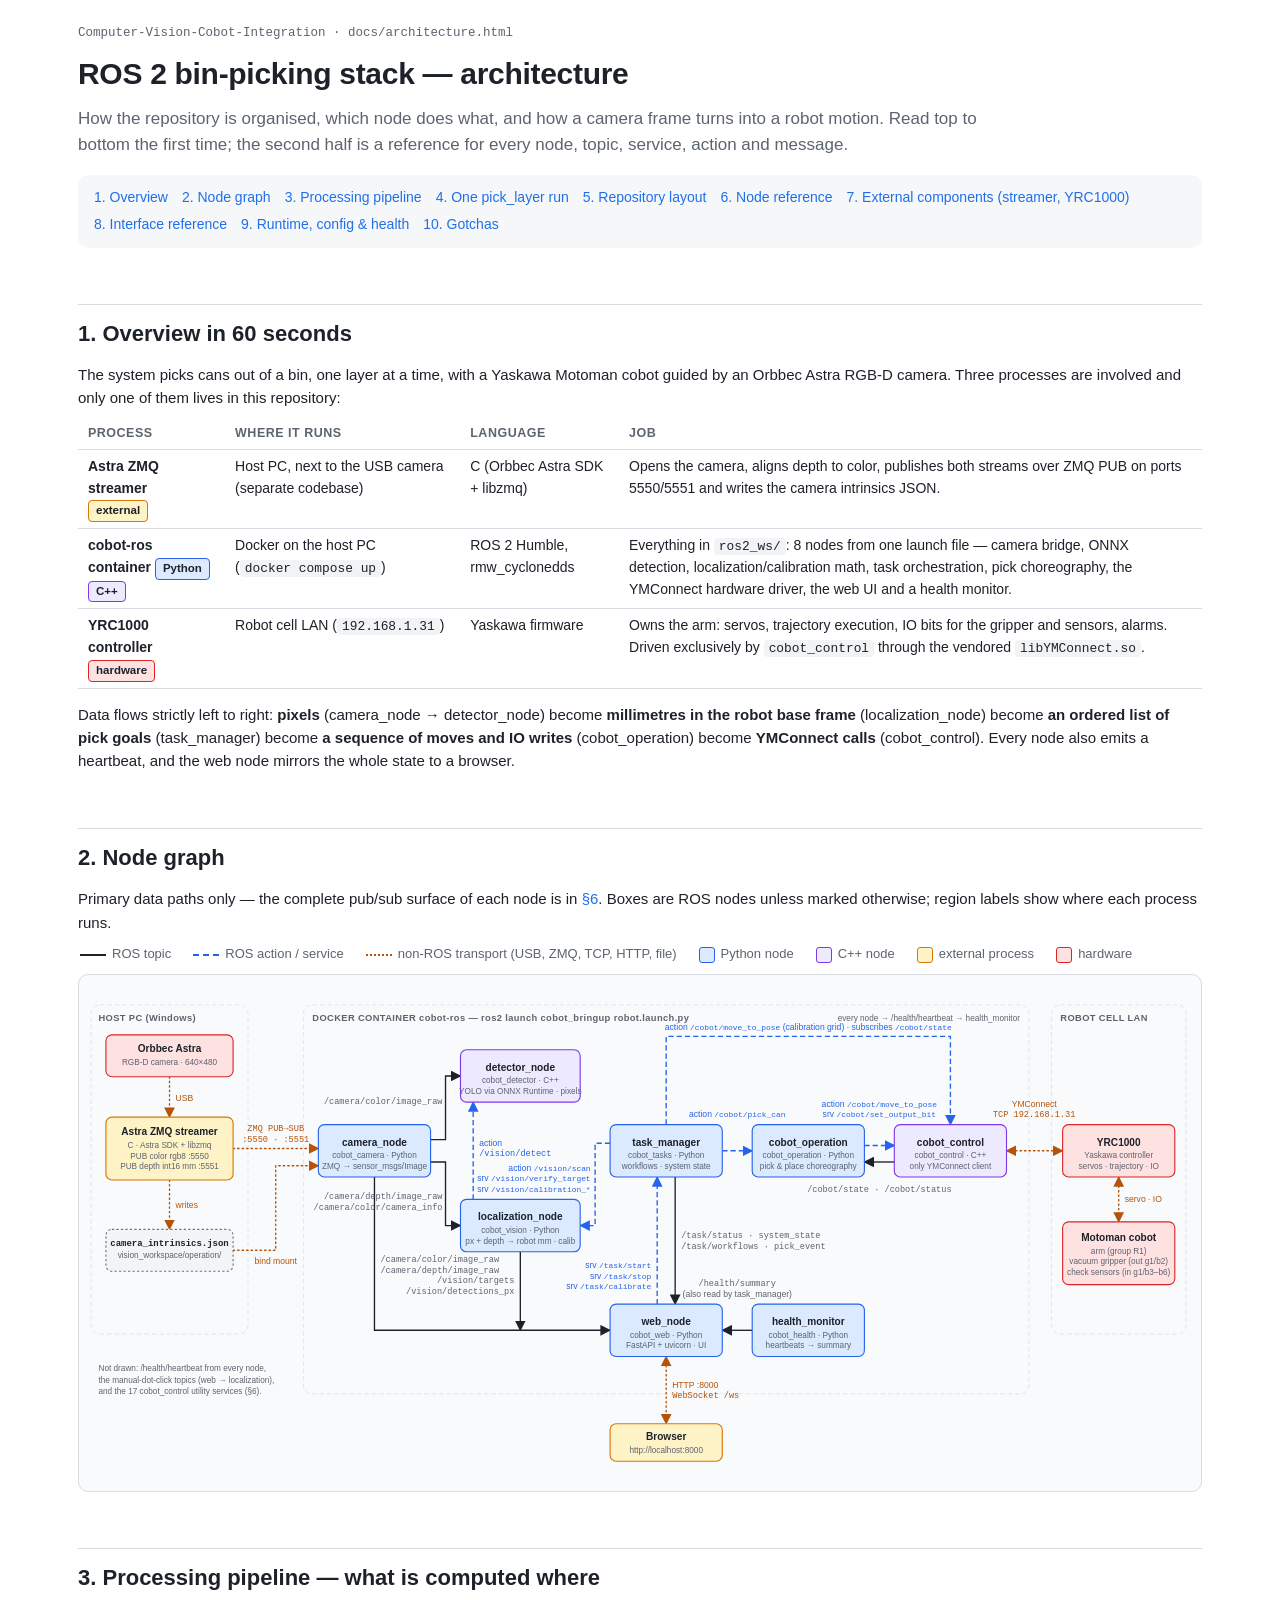
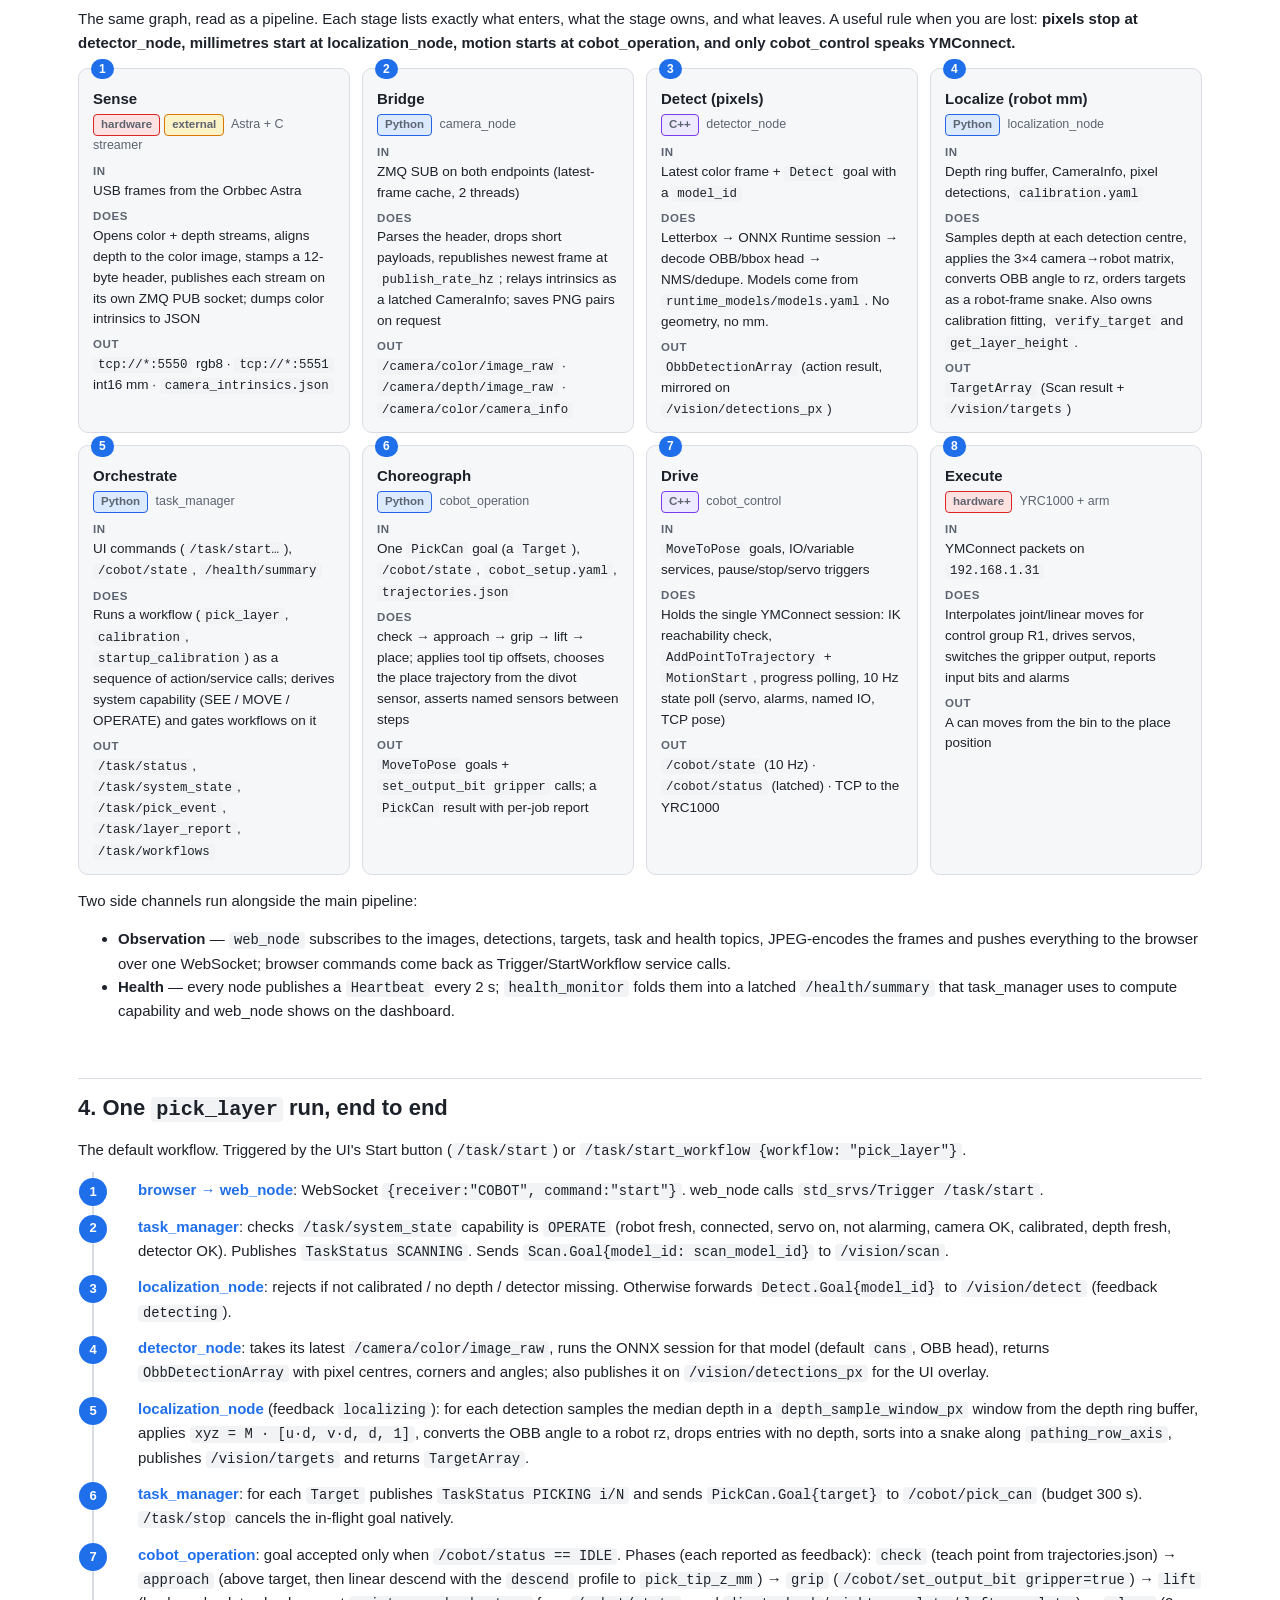
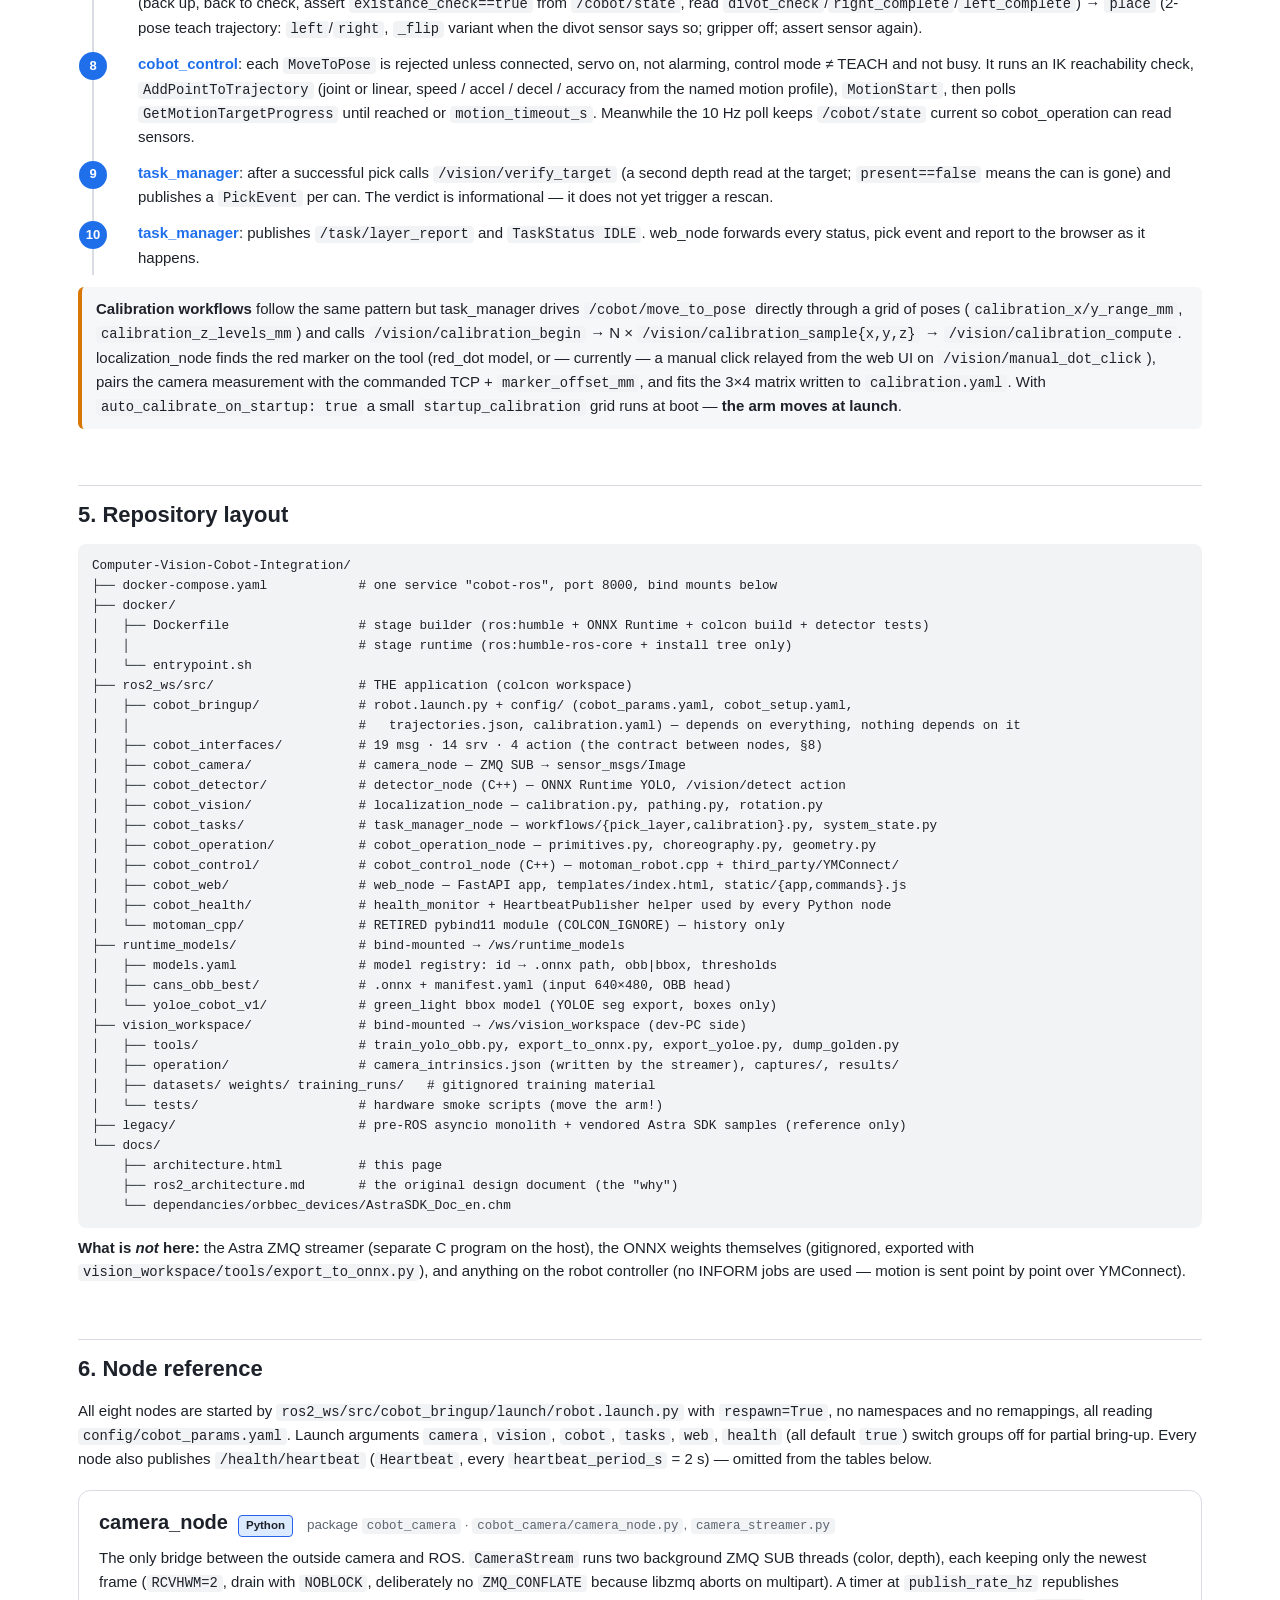
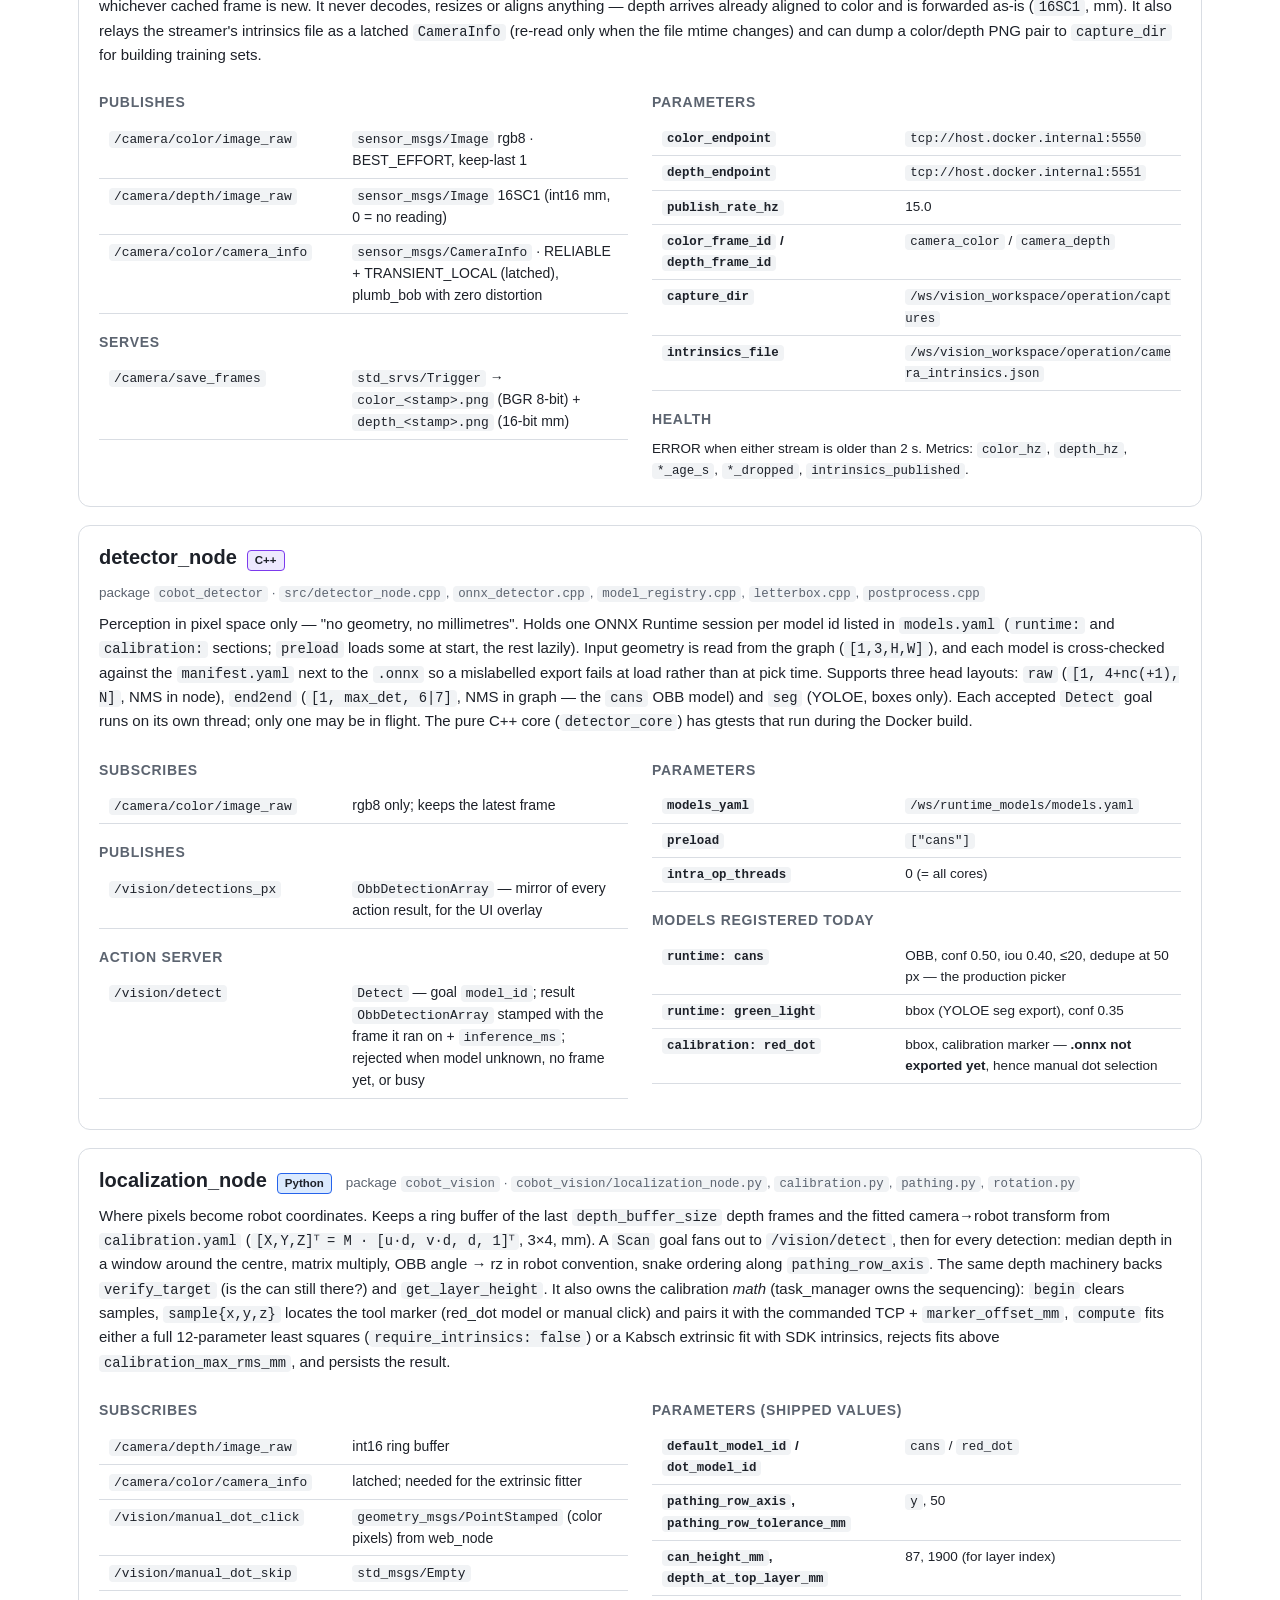
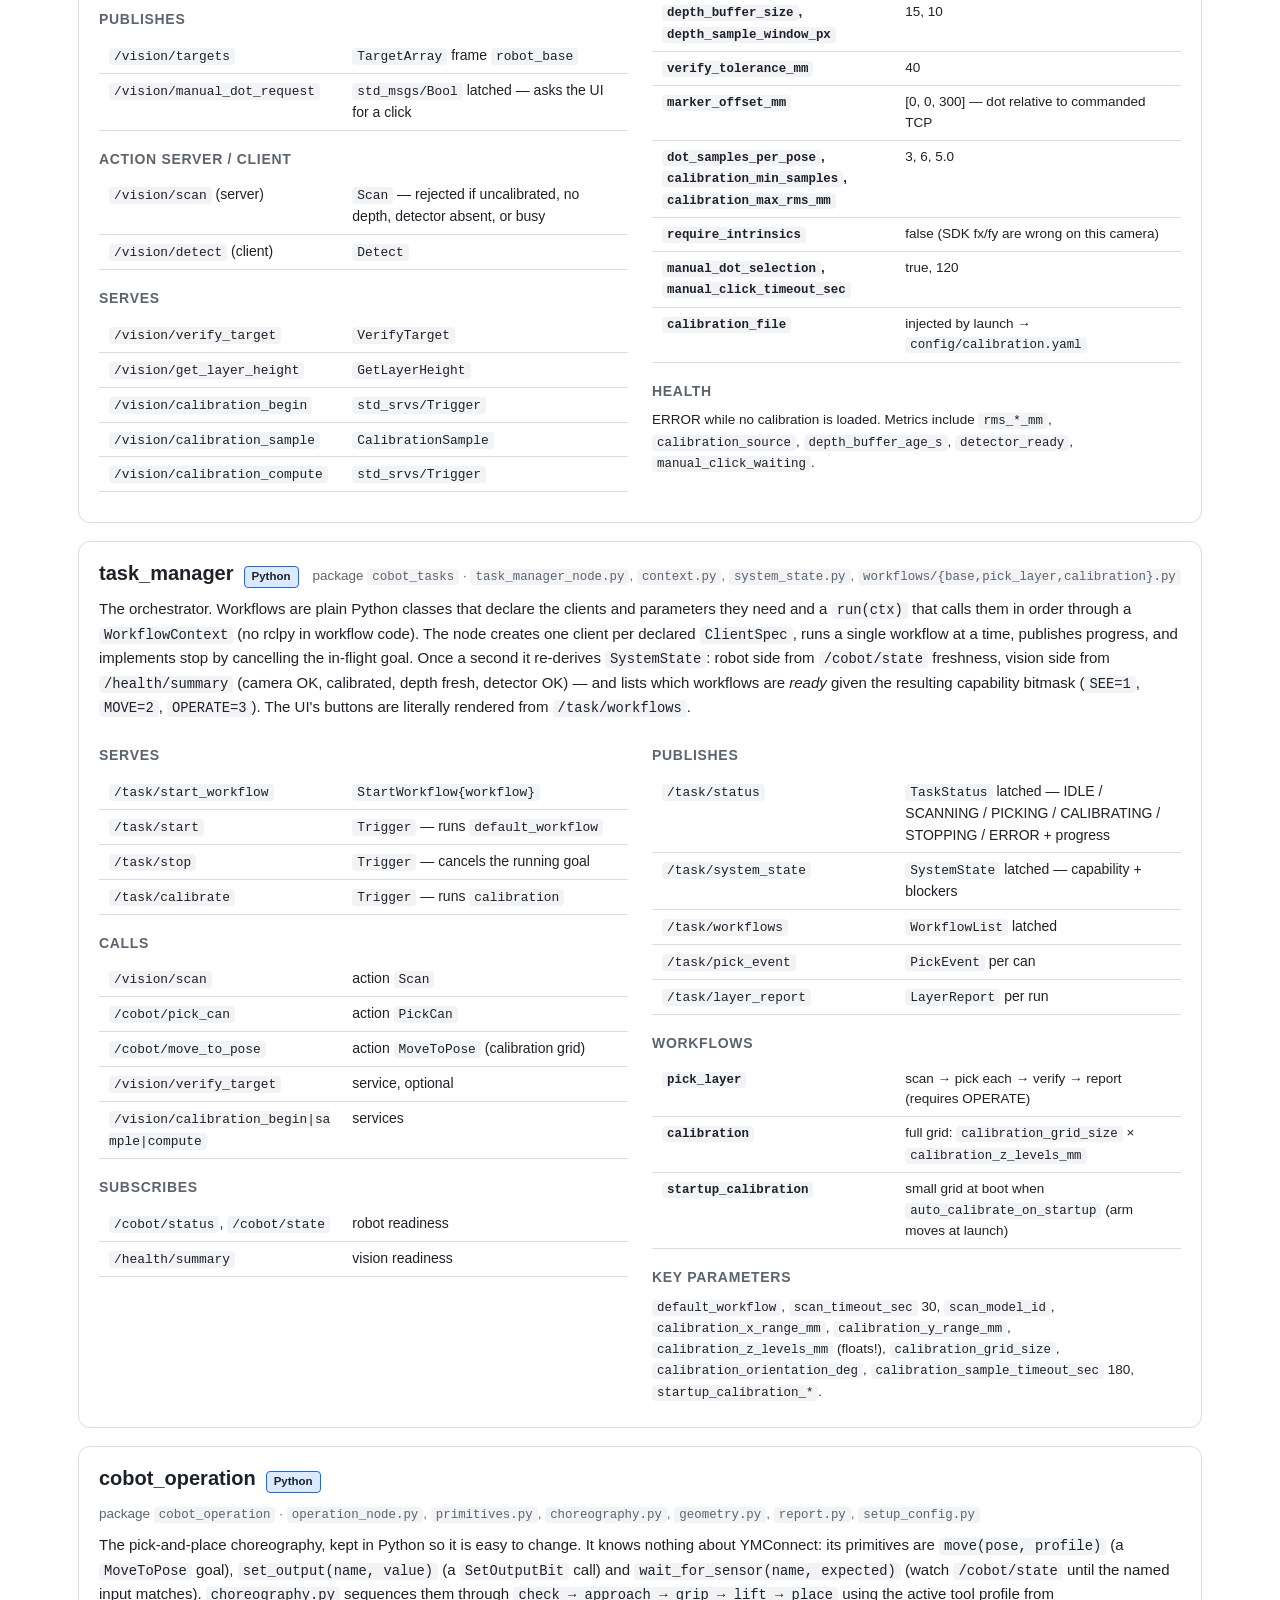
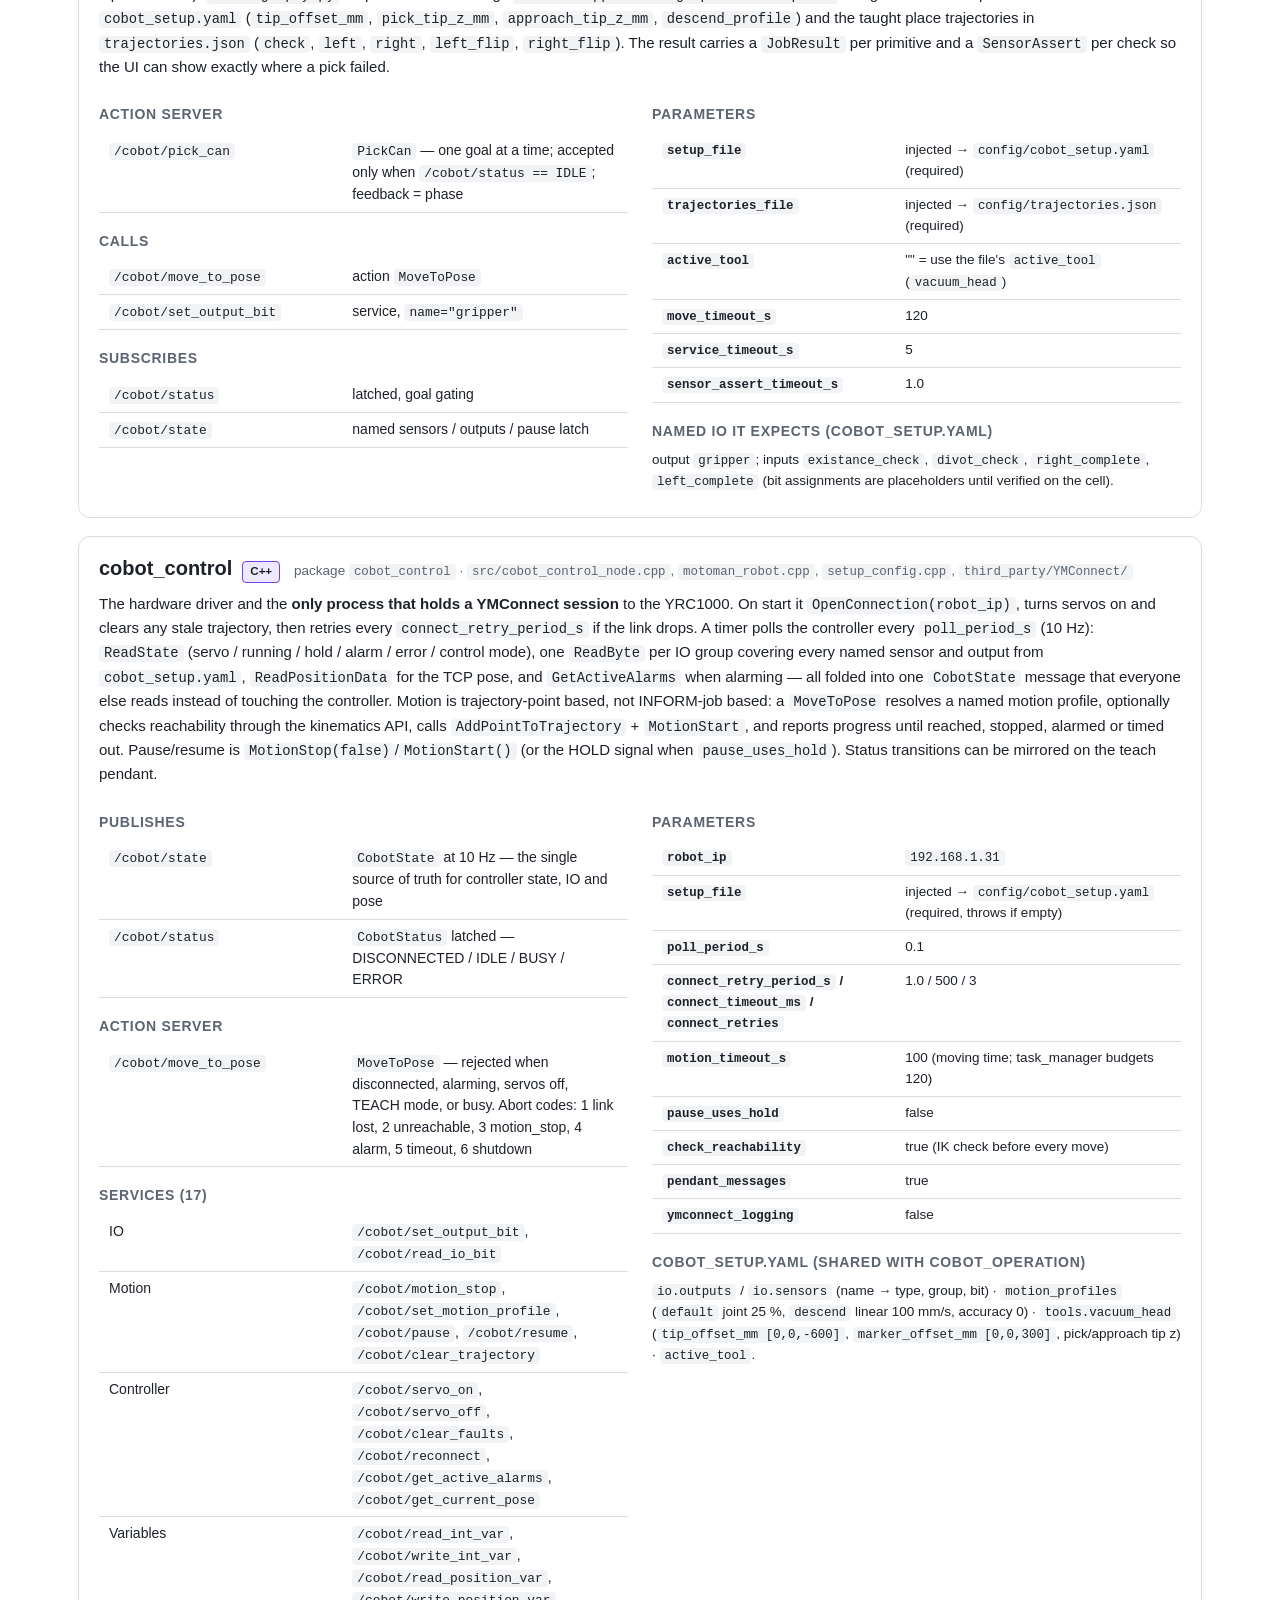
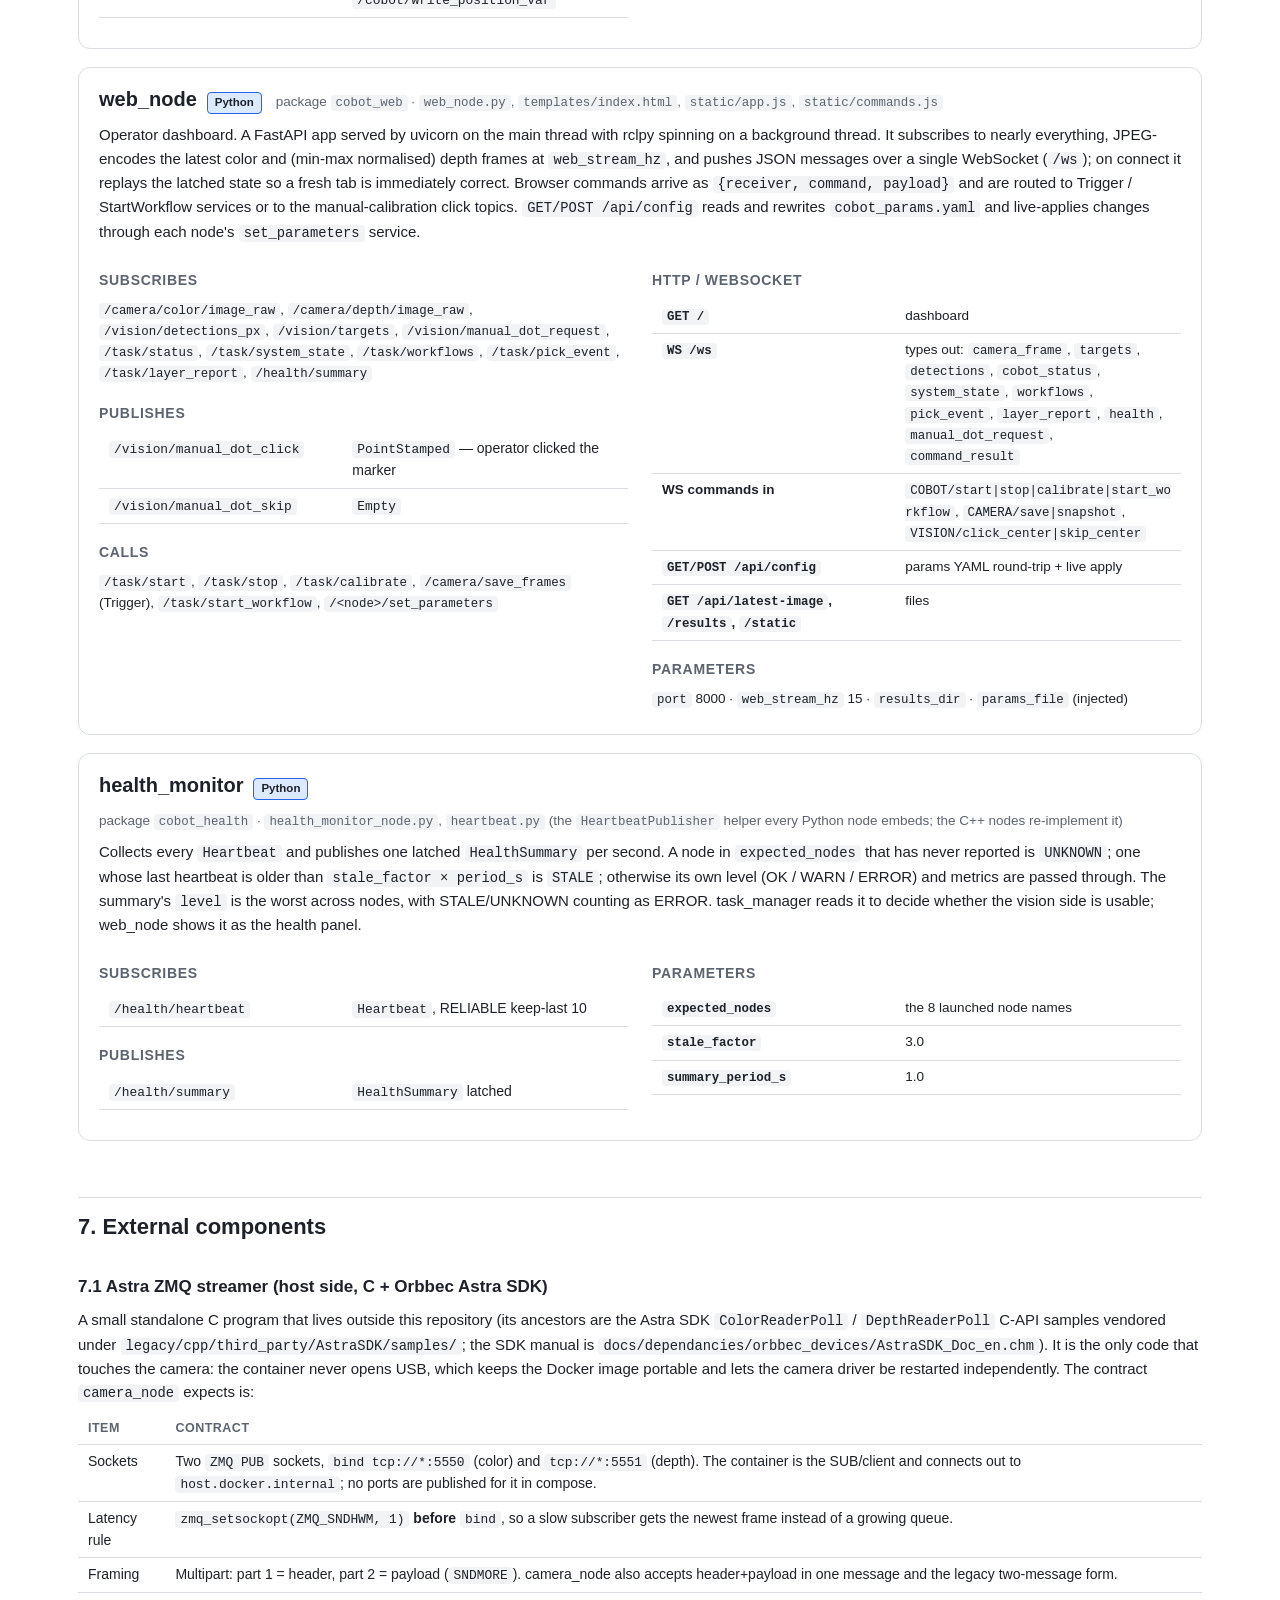
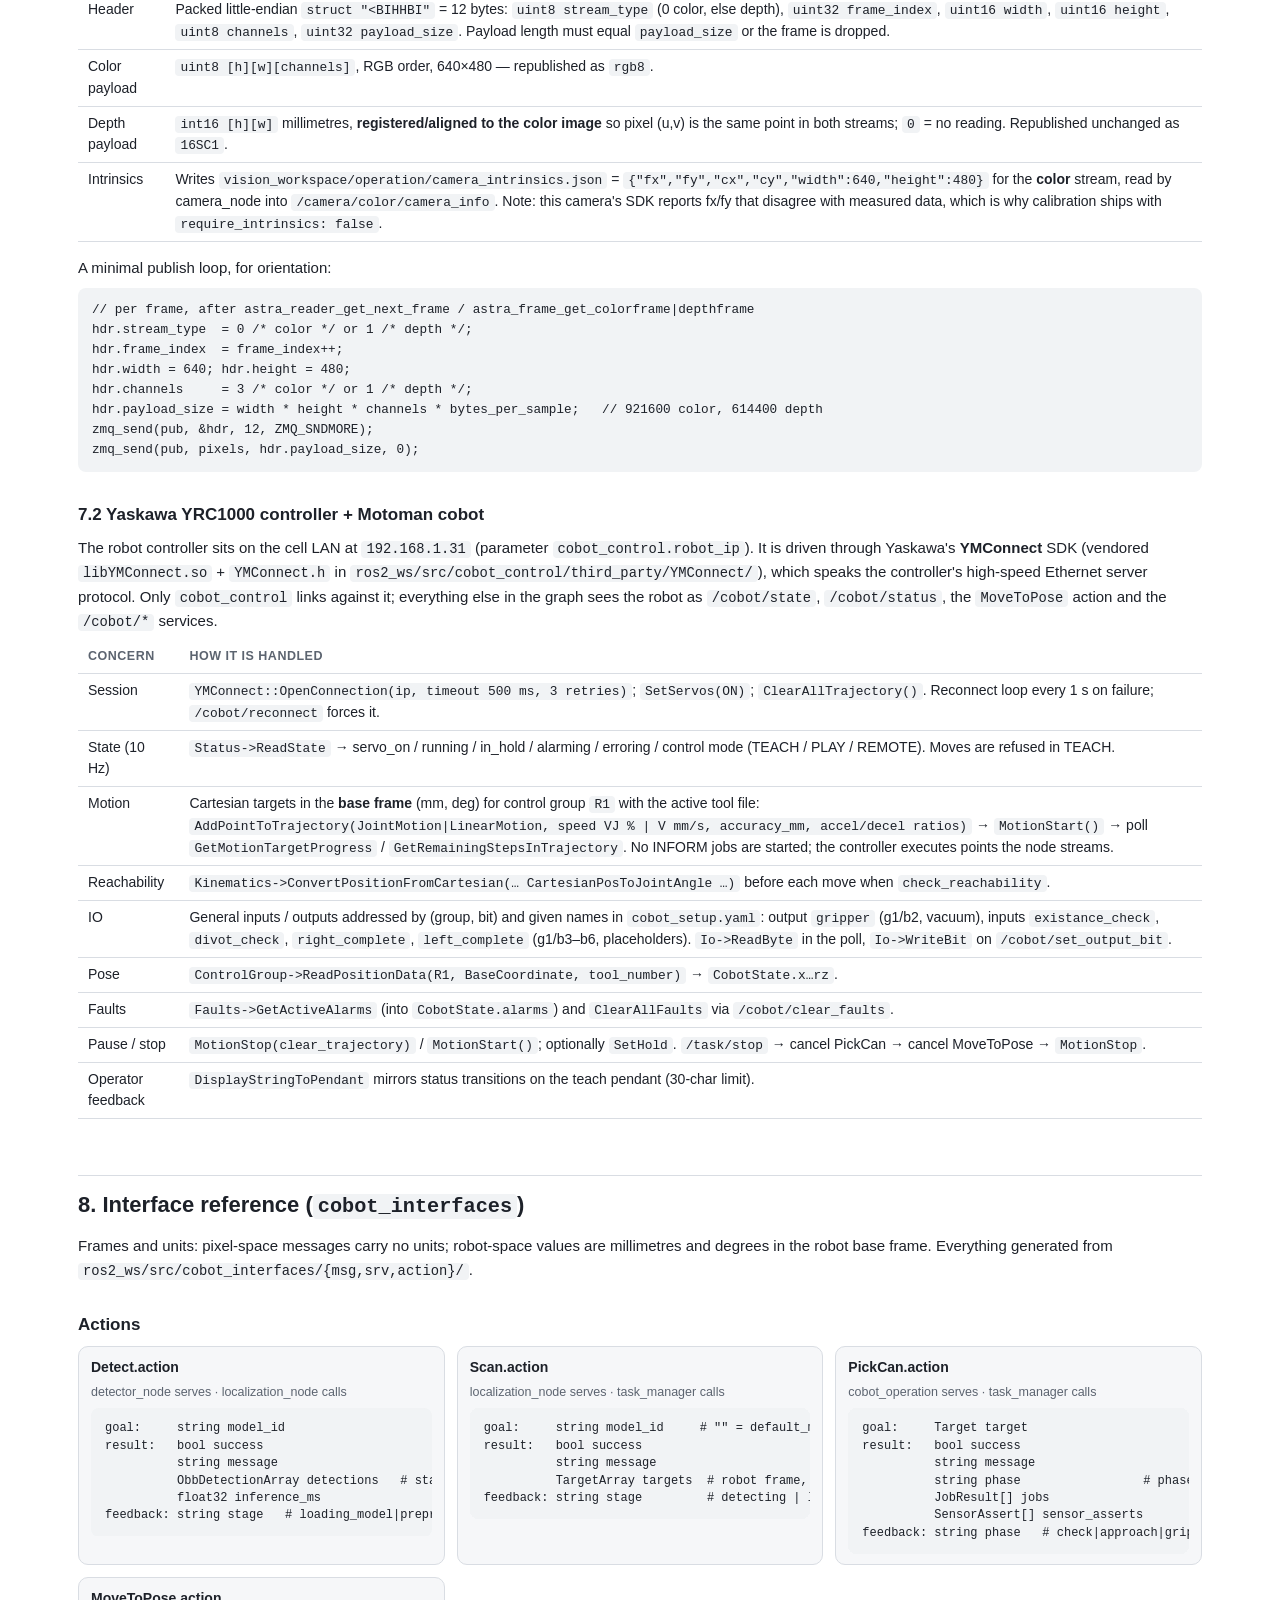
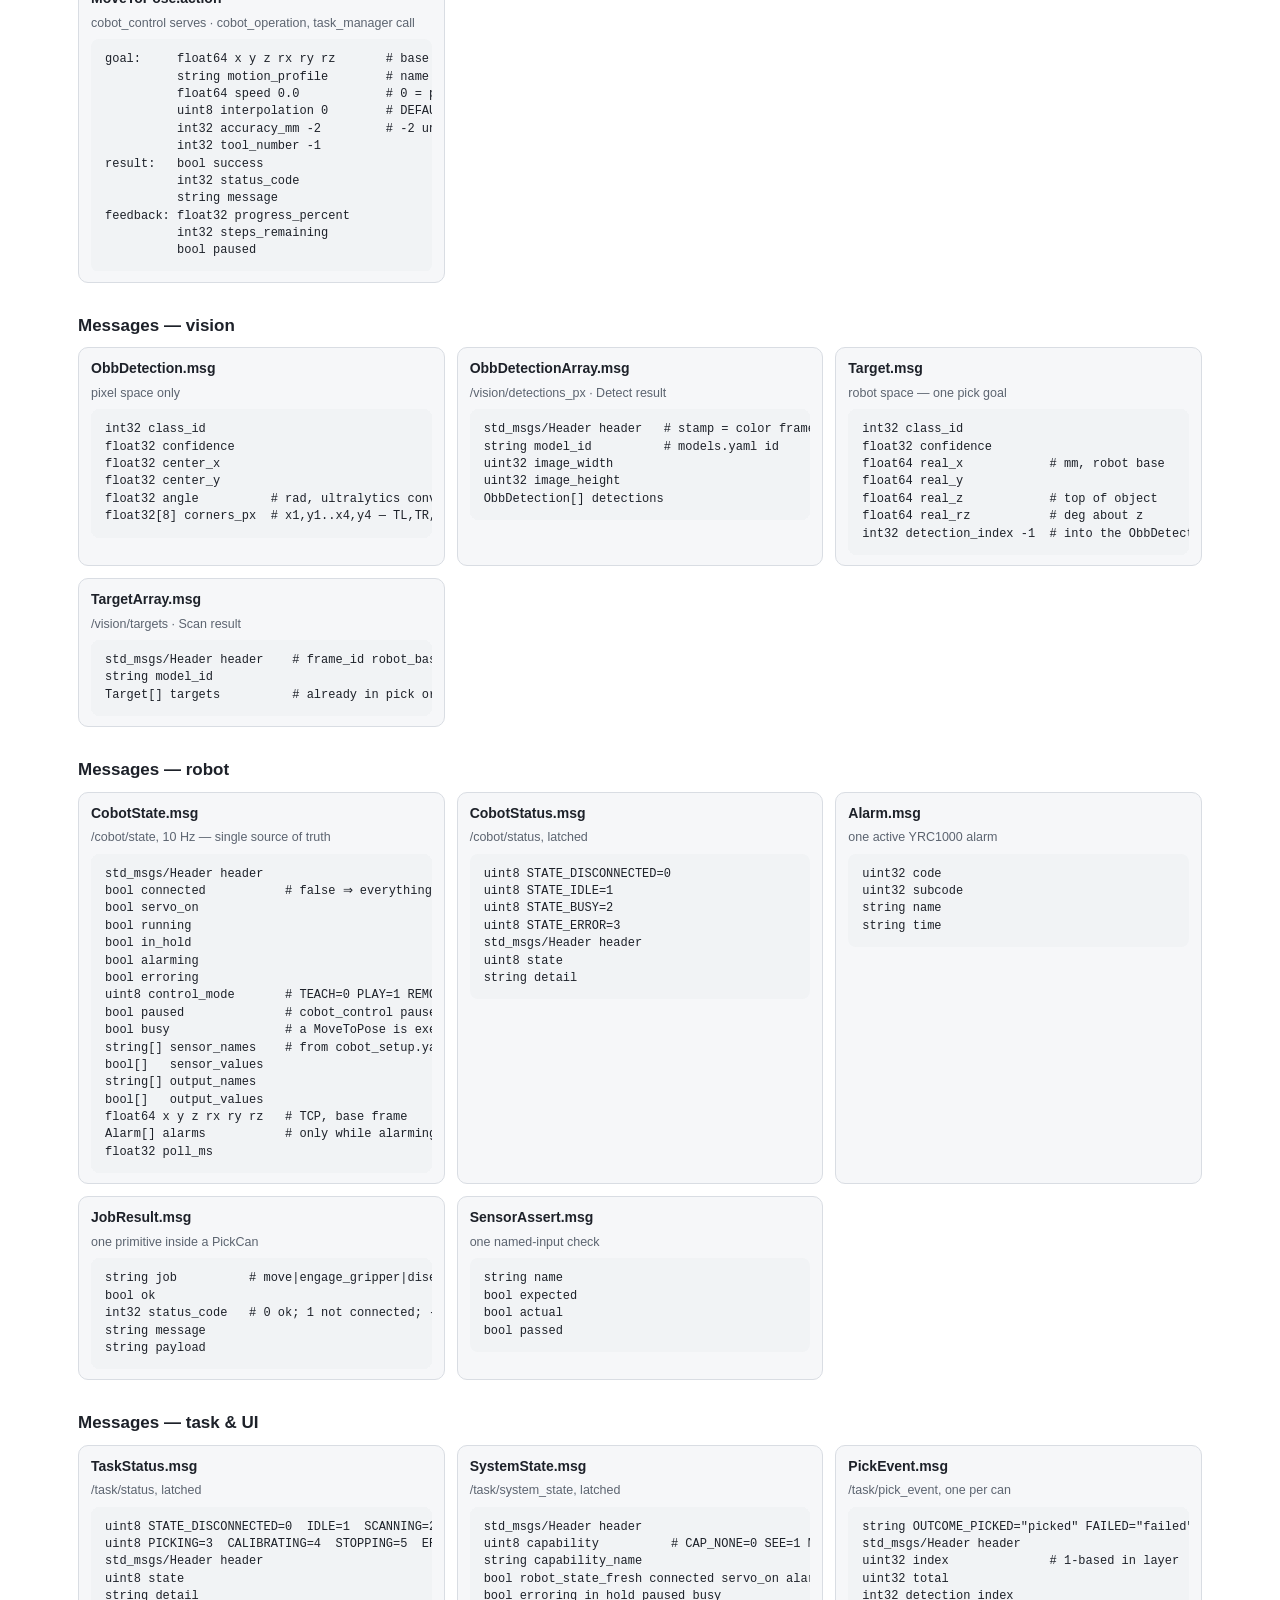
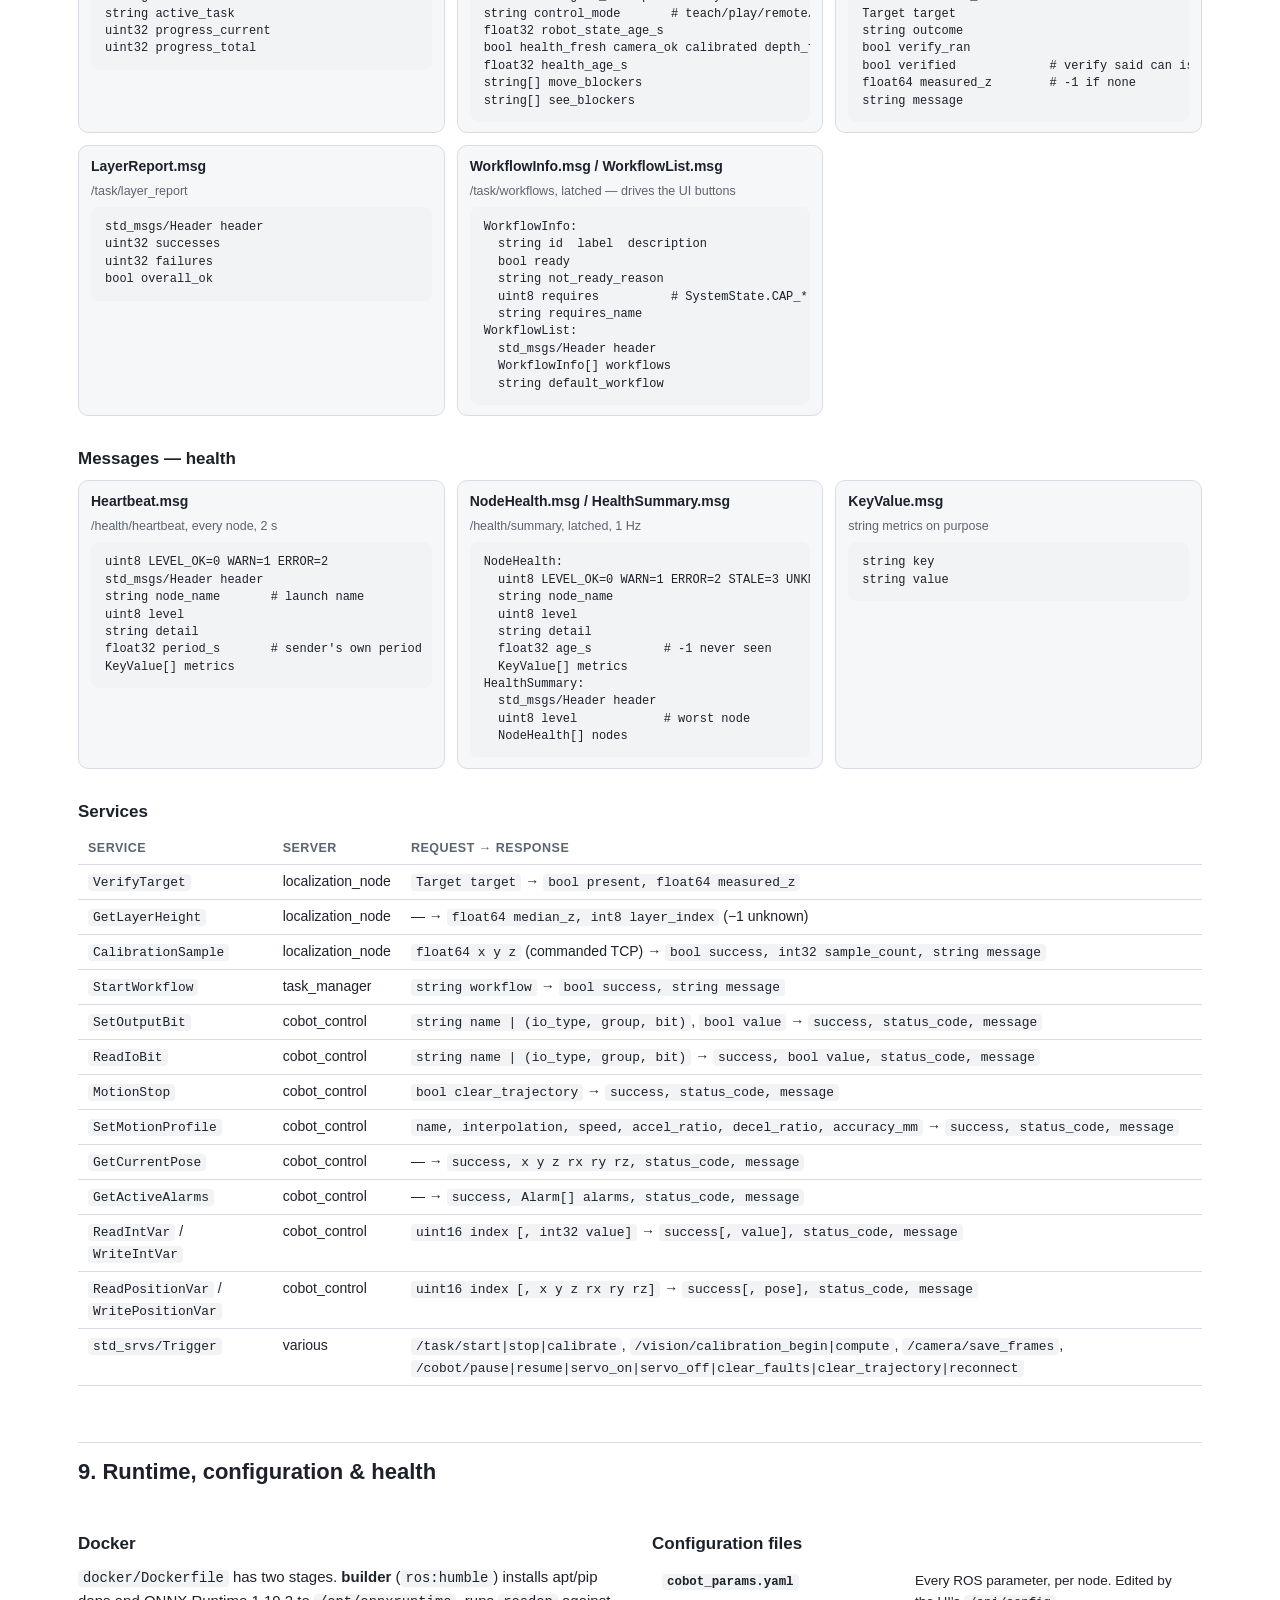
<file: docs/architecture.html>
<!DOCTYPE html>
<html lang="en">
<head>
<meta charset="utf-8">
<meta name="viewport" content="width=device-width, initial-scale=1">
<title>Cobot Bin-Picking — ROS 2 Architecture</title>
<style>
  :root {
    --bg: #ffffff;
    --bg-soft: #f6f7f9;
    --fg: #1d2129;
    --fg-muted: #5c6470;
    --line: #d9dde3;
    --accent: #1f6feb;
    --py: #dbeafe;   --py-b: #2563eb;
    --cpp: #ede9fe;  --cpp-b: #7c3aed;
    --ext: #fef3c7;  --ext-b: #d97706;
    --hw: #fee2e2;   --hw-b: #dc2626;
    --file: #f3f4f6; --file-b: #6b7280;
    --c-topic: #1d2129;
    --c-call: #2563eb;
    --c-ext: #b45309;
    --region: #f9fafb;
    --code-bg: #f1f3f5;
  }
  @media (prefers-color-scheme: dark) {
    :root {
      --bg: #0f1218;
      --bg-soft: #161b23;
      --fg: #e6e9ee;
      --fg-muted: #9aa4b2;
      --line: #2b323d;
      --accent: #6ea8fe;
      --py: #17284a;   --py-b: #6ea8fe;
      --cpp: #2a1f4d;  --cpp-b: #b79cff;
      --ext: #3d2c0b;  --ext-b: #f5b942;
      --hw: #3f1518;   --hw-b: #f87171;
      --file: #20262f; --file-b: #9aa4b2;
      --c-topic: #e6e9ee;
      --c-call: #6ea8fe;
      --c-ext: #f5b942;
      --region: #131821;
      --code-bg: #1b212b;
    }
  }
  * { box-sizing: border-box; }
  html { scroll-behavior: smooth; }
  body {
    margin: 0; background: var(--bg); color: var(--fg);
    font: 15px/1.55 -apple-system, "Segoe UI", Roboto, Helvetica, Arial, sans-serif;
  }
  main { max-width: 1180px; margin: 0 auto; padding: 24px 28px 80px; }
  h1 { font-size: 30px; margin: 8px 0 4px; letter-spacing: -0.01em; }
  h2 { font-size: 22px; margin: 56px 0 12px; padding-top: 12px; border-top: 1px solid var(--line); }
  h3 { font-size: 17px; margin: 30px 0 8px; }
  h4 { font-size: 14px; margin: 18px 0 6px; text-transform: uppercase; letter-spacing: .05em; color: var(--fg-muted); }
  p { margin: 8px 0; }
  a { color: var(--accent); text-decoration: none; }
  a:hover { text-decoration: underline; }
  code, pre, .mono {
    font-family: ui-monospace, "Cascadia Code", Consolas, Menlo, monospace; font-size: 0.92em;
  }
  code { background: var(--code-bg); padding: 1px 5px; border-radius: 4px; }
  pre { background: var(--code-bg); padding: 12px 14px; border-radius: 8px; overflow-x: auto; line-height: 1.45; margin: 8px 0; }
  pre code { background: none; padding: 0; }
  .lead { font-size: 17px; color: var(--fg-muted); max-width: 900px; }
  .toc { display: flex; flex-wrap: wrap; gap: 6px 14px; margin: 16px 0 8px; padding: 12px 16px; background: var(--bg-soft); border-radius: 10px; font-size: 14px; }
  .toc a { white-space: nowrap; }
  table { border-collapse: collapse; width: 100%; margin: 8px 0 14px; font-size: 14px; }
  th, td { text-align: left; vertical-align: top; padding: 6px 10px; border-bottom: 1px solid var(--line); }
  th { font-weight: 600; color: var(--fg-muted); font-size: 12.5px; text-transform: uppercase; letter-spacing: .04em; }
  td code { white-space: nowrap; }
  .scroll { overflow-x: auto; border: 1px solid var(--line); border-radius: 10px; background: var(--region); }
  .scroll svg { display: block; min-width: 1100px; width: 100%; height: auto; }
  .legend { display: flex; flex-wrap: wrap; gap: 8px 22px; font-size: 13px; color: var(--fg-muted); margin: 10px 2px; align-items: center; }
  .legend span::before { content: ""; display: inline-block; width: 26px; height: 0; margin-right: 6px; vertical-align: middle; border-top: 2px solid var(--c-topic); }
  .legend .call::before { border-top: 2px dashed var(--c-call); }
  .legend .ext::before  { border-top: 2px dotted var(--c-ext); }
  .legend .sw::before   { width: 14px; height: 14px; border: 1px solid; border-radius: 3px; }
  .legend .py::before   { background: var(--py);  border-color: var(--py-b); }
  .legend .cpp::before  { background: var(--cpp); border-color: var(--cpp-b); }
  .legend .exts::before { background: var(--ext); border-color: var(--ext-b); }
  .legend .hw::before   { background: var(--hw);  border-color: var(--hw-b); }

  /* pipeline stage cards */
  .pipe { display: grid; grid-template-columns: repeat(auto-fit, minmax(230px, 1fr)); gap: 12px; margin: 14px 0; }
  .stage { border: 1px solid var(--line); border-radius: 10px; padding: 12px 14px; background: var(--bg-soft); position: relative; }
  .stage .n { position: absolute; top: -10px; left: 12px; background: var(--accent); color: #fff; font-size: 12px; font-weight: 700; padding: 1px 8px; border-radius: 10px; }
  .stage h3 { margin: 6px 0 4px; font-size: 15px; }
  .stage .who { font-size: 12.5px; color: var(--fg-muted); margin-bottom: 8px; }
  .stage dl { margin: 0; font-size: 13.5px; }
  .stage dt { font-weight: 600; font-size: 11.5px; text-transform: uppercase; letter-spacing: .05em; color: var(--fg-muted); margin-top: 6px; }
  .stage dd { margin: 0; }
  .tag { display: inline-block; font-size: 11.5px; padding: 1px 7px; border-radius: 4px; border: 1px solid; margin-right: 4px; font-weight: 600; }
  .tag.py { background: var(--py); border-color: var(--py-b); }
  .tag.cpp { background: var(--cpp); border-color: var(--cpp-b); }
  .tag.ext { background: var(--ext); border-color: var(--ext-b); }
  .tag.hw { background: var(--hw); border-color: var(--hw-b); }

  /* node reference cards */
  .node { border: 1px solid var(--line); border-radius: 12px; padding: 16px 20px; margin: 18px 0; background: var(--bg); }
  .node header { display: flex; flex-wrap: wrap; align-items: baseline; gap: 10px; margin-bottom: 4px; }
  .node header h3 { margin: 0; font-size: 20px; }
  .node .meta { color: var(--fg-muted); font-size: 13.5px; }
  .cols { display: grid; grid-template-columns: repeat(auto-fit, minmax(320px, 1fr)); gap: 0 24px; }
  .iface { display: grid; grid-template-columns: repeat(auto-fill, minmax(330px, 1fr)); gap: 12px; }
  .iface > div { border: 1px solid var(--line); border-radius: 10px; padding: 10px 12px; background: var(--bg-soft); }
  .iface h4 { margin: 0 0 4px; text-transform: none; letter-spacing: 0; font-size: 14px; color: var(--fg); }
  .iface .use { font-size: 12.5px; color: var(--fg-muted); margin-bottom: 6px; }
  .iface pre { margin: 0; font-size: 12px; background: var(--code-bg); }
  .note { border-left: 4px solid var(--ext-b); background: var(--bg-soft); padding: 10px 14px; border-radius: 6px; margin: 12px 0; }
  .warn { border-left-color: var(--hw-b); }
  .seq { counter-reset: step; list-style: none; padding: 0; margin: 10px 0; }
  .seq li { counter-increment: step; position: relative; padding: 6px 0 6px 44px; border-left: 2px solid var(--line); margin-left: 14px; }
  .seq li::before { content: counter(step); position: absolute; left: -15px; top: 6px; width: 28px; height: 28px; border-radius: 50%; background: var(--accent); color: #fff; font-size: 13px; font-weight: 700; display: flex; align-items: center; justify-content: center; }
  .seq b.who { color: var(--accent); }
  .kv { font-size: 13.5px; }
  .kv td:first-child { font-weight: 600; width: 46%; }
  .kv code, .cols code, .node code { white-space: normal; overflow-wrap: break-word; }
  .cols > div { min-width: 0; }
  .node table { table-layout: fixed; }
  .node table td:first-child { width: 46%; }
  footer { margin-top: 60px; color: var(--fg-muted); font-size: 13px; }

  /* svg */
  svg text { font-family: -apple-system, "Segoe UI", Roboto, Helvetica, Arial, sans-serif; fill: var(--fg); }
  svg .mono { font-family: ui-monospace, "Cascadia Code", Consolas, Menlo, monospace; }
  svg .lbl { font-size: 11.5px; fill: var(--fg-muted); }
  svg .lbl.call { fill: var(--c-call); }
  svg .lbl.ext { fill: var(--c-ext); }
  svg .name { font-size: 13.5px; font-weight: 700; }
  svg .sub { font-size: 11px; fill: var(--fg-muted); }
  svg .region { fill: var(--region); stroke: var(--line); stroke-dasharray: 6 4; rx: 12; }
  svg .region-t { font-size: 12.5px; font-weight: 700; fill: var(--fg-muted); letter-spacing: .04em; }
  svg .box { stroke-width: 1.5; rx: 8; }
  svg .box.py  { fill: var(--py);   stroke: var(--py-b); }
  svg .box.cpp { fill: var(--cpp);  stroke: var(--cpp-b); }
  svg .box.ext { fill: var(--ext);  stroke: var(--ext-b); }
  svg .box.hw  { fill: var(--hw);   stroke: var(--hw-b); }
  svg .box.file{ fill: var(--file); stroke: var(--file-b); stroke-dasharray: 3 3; }
  svg .e { fill: none; stroke-width: 1.8; }
  svg .e.topic { stroke: var(--c-topic); marker-end: url(#a-topic); }
  svg .e.call  { stroke: var(--c-call); stroke-dasharray: 7 4; marker-end: url(#a-call); }
  svg .e.ext   { stroke: var(--c-ext); stroke-dasharray: 2 4; stroke-linecap: round; marker-end: url(#a-ext); }
  svg .e.both  { marker-start: url(#a-ext-r); }
  svg .e.both.call { marker-start: url(#a-call-r); }
  svg #a-topic path { fill: var(--c-topic); }
  svg #a-call path, svg #a-call-r path { fill: var(--c-call); }
  svg #a-ext path, svg #a-ext-r path { fill: var(--c-ext); }
</style>
</head>
<body>
<main>

<p class="mono" style="color:var(--fg-muted);font-size:12.5px;margin:0">Computer-Vision-Cobot-Integration · docs/architecture.html</p>
<h1>ROS 2 bin-picking stack — architecture</h1>
<p class="lead">
  How the repository is organised, which node does what, and how a camera frame turns into a robot
  motion. Read top to bottom the first time; the second half is a reference for every node,
  topic, service, action and message.
</p>

<nav class="toc">
  <a href="#overview">1. Overview</a>
  <a href="#graph">2. Node graph</a>
  <a href="#pipeline">3. Processing pipeline</a>
  <a href="#operation">4. One pick_layer run</a>
  <a href="#repo">5. Repository layout</a>
  <a href="#nodes">6. Node reference</a>
  <a href="#external">7. External components (streamer, YRC1000)</a>
  <a href="#interfaces">8. Interface reference</a>
  <a href="#runtime">9. Runtime, config &amp; health</a>
  <a href="#gotchas">10. Gotchas</a>
</nav>

<!-- ===================================================================== -->
<h2 id="overview">1. Overview in 60 seconds</h2>
<p>
  The system picks cans out of a bin, one layer at a time, with a Yaskawa Motoman cobot guided
  by an Orbbec Astra RGB-D camera. Three processes are involved and only one of them lives in this repository:
</p>
<table>
  <tr><th>Process</th><th>Where it runs</th><th>Language</th><th>Job</th></tr>
  <tr>
    <td><b>Astra ZMQ streamer</b> <span class="tag ext">external</span></td>
    <td>Host PC, next to the USB camera (separate codebase)</td>
    <td>C (Orbbec Astra SDK + libzmq)</td>
    <td>Opens the camera, aligns depth to color, publishes both streams over ZMQ PUB on ports 5550/5551 and writes the camera intrinsics JSON.</td>
  </tr>
  <tr>
    <td><b>cobot-ros container</b> <span class="tag py">Python</span><span class="tag cpp">C++</span></td>
    <td>Docker on the host PC (<code>docker compose up</code>)</td>
    <td>ROS 2 Humble, rmw_cyclonedds</td>
    <td>Everything in <code>ros2_ws/</code>: 8 nodes from one launch file — camera bridge, ONNX detection, localization/calibration math, task orchestration, pick choreography, the YMConnect hardware driver, the web UI and a health monitor.</td>
  </tr>
  <tr>
    <td><b>YRC1000 controller</b> <span class="tag hw">hardware</span></td>
    <td>Robot cell LAN (<code>192.168.1.31</code>)</td>
    <td>Yaskawa firmware</td>
    <td>Owns the arm: servos, trajectory execution, IO bits for the gripper and sensors, alarms. Driven exclusively by <code>cobot_control</code> through the vendored <code>libYMConnect.so</code>.</td>
  </tr>
</table>
<p>
  Data flows strictly left to right: <b>pixels</b> (camera_node → detector_node) become
  <b>millimetres in the robot base frame</b> (localization_node) become <b>an ordered list of
  pick goals</b> (task_manager) become <b>a sequence of moves and IO writes</b> (cobot_operation)
  become <b>YMConnect calls</b> (cobot_control). Every node also emits a heartbeat, and the web
  node mirrors the whole state to a browser.
</p>

<!-- ===================================================================== -->
<h2 id="graph">2. Node graph</h2>
<p>
  Primary data paths only — the complete pub/sub surface of each node is in
  <a href="#nodes">§6</a>. Boxes are ROS nodes unless marked otherwise; region labels show where each process runs.
</p>
<div class="legend">
  <span>ROS topic</span>
  <span class="call">ROS action / service</span>
  <span class="ext">non-ROS transport (USB, ZMQ, TCP, HTTP, file)</span>
  <span class="sw py">Python node</span>
  <span class="sw cpp">C++ node</span>
  <span class="sw exts">external process</span>
  <span class="sw hw">hardware</span>
</div>
<div class="scroll">
<svg viewBox="0 0 1500 690" xmlns="http://www.w3.org/2000/svg" role="img" aria-label="ROS 2 node graph">
  <defs>
    <marker id="a-topic" viewBox="0 0 10 10" refX="9" refY="5" markerWidth="8" markerHeight="8" orient="auto-start-reverse"><path d="M0,0 L10,5 L0,10 z"/></marker>
    <marker id="a-call"  viewBox="0 0 10 10" refX="9" refY="5" markerWidth="8" markerHeight="8" orient="auto-start-reverse"><path d="M0,0 L10,5 L0,10 z"/></marker>
    <marker id="a-call-r" viewBox="0 0 10 10" refX="1" refY="5" markerWidth="8" markerHeight="8" orient="auto"><path d="M10,0 L0,5 L10,10 z"/></marker>
    <marker id="a-ext"   viewBox="0 0 10 10" refX="9" refY="5" markerWidth="8" markerHeight="8" orient="auto-start-reverse"><path d="M0,0 L10,5 L0,10 z"/></marker>
    <marker id="a-ext-r" viewBox="0 0 10 10" refX="1" refY="5" markerWidth="8" markerHeight="8" orient="auto"><path d="M10,0 L0,5 L10,10 z"/></marker>
  </defs>

  <!-- regions -->
  <rect class="region" x="16" y="40" width="210" height="440"/>
  <text class="region-t" x="26" y="62">HOST PC (Windows)</text>
  <rect class="region" x="300" y="40" width="970" height="520"/>
  <text class="region-t" x="312" y="62">DOCKER CONTAINER cobot-ros — ros2 launch cobot_bringup robot.launch.py</text>
  <text class="sub" x="1258" y="62" text-anchor="end">every node → /health/heartbeat → health_monitor</text>
  <rect class="region" x="1300" y="40" width="180" height="440"/>
  <text class="region-t" x="1312" y="62">ROBOT CELL LAN</text>

  <!-- ===== edges (drawn before boxes) ===== -->
  <!-- camera -> streamer (USB) -->
  <path class="e ext" d="M121,136 L121,190"/>
  <text class="lbl ext" x="129" y="168">USB</text>
  <!-- streamer -> camera_node (ZMQ) -->
  <path class="e ext" d="M206,232 L320,232"/>
  <text class="lbl ext mono" x="263" y="209" text-anchor="middle">ZMQ PUB→SUB</text>
  <text class="lbl ext mono" x="263" y="223" text-anchor="middle">:5550 · :5551</text>
  <!-- streamer -> intrinsics file -->
  <path class="e ext" d="M121,274 L121,340"/>
  <text class="lbl ext" x="129" y="312">writes</text>
  <!-- intrinsics file -> camera_node -->
  <path class="e ext" d="M206,368 L263,368 L263,255 L320,255"/>
  <text class="lbl ext" x="263" y="386" text-anchor="middle">bind mount</text>

  <!-- camera_node -> detector_node -->
  <path class="e topic" d="M470,220 L490,220 L490,135 L510,135"/>
  <text class="lbl mono" x="486" y="172" text-anchor="end">/camera/color/image_raw</text>
  <!-- camera_node -> localization_node -->
  <path class="e topic" d="M470,250 L490,250 L490,335 L510,335"/>
  <text class="lbl mono" x="486" y="300" text-anchor="end">/camera/depth/image_raw</text>
  <text class="lbl mono" x="486" y="314" text-anchor="end">/camera/color/camera_info</text>
  <!-- localization -> detector (action) -->
  <path class="e call" d="M527,300 L527,170"/>
  <text class="lbl call" x="535" y="228">action</text>
  <text class="lbl call mono" x="535" y="242">/vision/detect</text>
  <!-- task_manager -> localization (action + srv) -->
  <path class="e call" d="M710,225 L690,225 L690,335 L670,335"/>
  <text class="lbl call" x="684" y="262" text-anchor="end">action <tspan class="mono">/vision/scan</tspan></text>
  <text class="lbl call" x="684" y="276" text-anchor="end">srv <tspan class="mono">/vision/verify_target</tspan></text>
  <text class="lbl call" x="684" y="290" text-anchor="end">srv <tspan class="mono">/vision/calibration_*</tspan></text>
  <!-- task_manager -> cobot_operation -->
  <path class="e call" d="M860,235 L900,235"/>
  <text class="lbl call" x="880" y="190" text-anchor="middle">action <tspan class="mono">/cobot/pick_can</tspan></text>
  <!-- cobot_operation -> cobot_control -->
  <path class="e call" d="M1050,228 L1090,228"/>
  <text class="lbl call" x="1070" y="176" text-anchor="middle">action <tspan class="mono">/cobot/move_to_pose</tspan></text>
  <text class="lbl call" x="1070" y="190" text-anchor="middle">srv <tspan class="mono">/cobot/set_output_bit</tspan></text>
  <path class="e topic" d="M1090,250 L1050,250"/>
  <text class="lbl mono" x="1070" y="290" text-anchor="middle">/cobot/state · /cobot/status</text>
  <!-- task_manager -> cobot_control (calibration moves) -->
  <path class="e call" d="M785,200 L785,82 L1165,82 L1165,200"/>
  <text class="lbl call" x="975" y="74" text-anchor="middle">action <tspan class="mono">/cobot/move_to_pose</tspan> (calibration grid)  ·  subscribes <tspan class="mono">/cobot/state</tspan></text>
  <!-- cobot_control -> YRC1000 -->
  <path class="e ext both" d="M1240,235 L1315,235"/>
  <text class="lbl ext" x="1277" y="176" text-anchor="middle">YMConnect</text>
  <text class="lbl ext mono" x="1277" y="190" text-anchor="middle">TCP 192.168.1.31</text>
  <!-- YRC1000 -> arm -->
  <path class="e ext both" d="M1390,270 L1390,330"/>
  <text class="lbl ext" x="1398" y="304">servo · IO</text>

  <!-- camera_node / localization -> web_node -->
  <path class="e topic" d="M395,270 L395,475 L710,475"/>
  <path class="e topic" d="M590,370 L590,475"/>
  <text class="lbl mono" x="403" y="384">/camera/color/image_raw</text>
  <text class="lbl mono" x="403" y="398">/camera/depth/image_raw</text>
  <text class="lbl mono" x="582" y="412" text-anchor="end">/vision/targets</text>
  <text class="lbl mono" x="582" y="426" text-anchor="end">/vision/detections_px</text>
  <!-- task_manager <-> web_node -->
  <path class="e topic" d="M797,270 L797,440"/>
  <path class="e call" d="M773,440 L773,270"/>
  <text class="lbl mono" x="805" y="352">/task/status · system_state</text>
  <text class="lbl mono" x="805" y="366">/task/workflows · pick_event</text>
  <text class="lbl call" x="765" y="392" text-anchor="end">srv <tspan class="mono">/task/start</tspan></text>
  <text class="lbl call" x="765" y="406" text-anchor="end">srv <tspan class="mono">/task/stop</tspan></text>
  <text class="lbl call" x="765" y="420" text-anchor="end">srv <tspan class="mono">/task/calibrate</tspan></text>
  <!-- health_monitor -> web_node / task_manager -->
  <path class="e topic" d="M900,475 L860,475"/>
  <text class="lbl mono" x="880" y="416" text-anchor="middle">/health/summary</text>
  <text class="lbl" x="880" y="430" text-anchor="middle">(also read by task_manager)</text>
  <!-- web_node <-> browser -->
  <path class="e ext both" d="M785,510 L785,600"/>
  <text class="lbl ext" x="793" y="552">HTTP :8000</text>
  <text class="lbl ext mono" x="793" y="566">WebSocket /ws</text>

  <!-- ===== boxes ===== -->
  <!-- host -->
  <rect class="box hw" x="36" y="80" width="170" height="56"/>
  <text class="name" x="121" y="103" text-anchor="middle">Orbbec Astra</text>
  <text class="sub" x="121" y="120" text-anchor="middle">RGB-D camera · 640×480</text>

  <rect class="box ext" x="36" y="190" width="170" height="84"/>
  <text class="name" x="121" y="214" text-anchor="middle">Astra ZMQ streamer</text>
  <text class="sub" x="121" y="231" text-anchor="middle">C · Astra SDK + libzmq</text>
  <text class="sub" x="121" y="246" text-anchor="middle">PUB color rgb8 :5550</text>
  <text class="sub" x="121" y="260" text-anchor="middle">PUB depth int16 mm :5551</text>

  <rect class="box file" x="36" y="340" width="170" height="56"/>
  <text class="name mono" x="121" y="362" text-anchor="middle" style="font-size:12px">camera_intrinsics.json</text>
  <text class="sub" x="121" y="379" text-anchor="middle">vision_workspace/operation/</text>

  <!-- container -->
  <rect class="box py" x="320" y="200" width="150" height="70"/>
  <text class="name" x="395" y="228" text-anchor="middle">camera_node</text>
  <text class="sub" x="395" y="245" text-anchor="middle">cobot_camera · Python</text>
  <text class="sub" x="395" y="259" text-anchor="middle">ZMQ → sensor_msgs/Image</text>

  <rect class="box cpp" x="510" y="100" width="160" height="70"/>
  <text class="name" x="590" y="128" text-anchor="middle">detector_node</text>
  <text class="sub" x="590" y="145" text-anchor="middle">cobot_detector · C++</text>
  <text class="sub" x="590" y="159" text-anchor="middle">YOLO via ONNX Runtime · pixels</text>

  <rect class="box py" x="510" y="300" width="160" height="70"/>
  <text class="name" x="590" y="328" text-anchor="middle">localization_node</text>
  <text class="sub" x="590" y="345" text-anchor="middle">cobot_vision · Python</text>
  <text class="sub" x="590" y="359" text-anchor="middle">px + depth → robot mm · calib</text>

  <rect class="box py" x="710" y="200" width="150" height="70"/>
  <text class="name" x="785" y="228" text-anchor="middle">task_manager</text>
  <text class="sub" x="785" y="245" text-anchor="middle">cobot_tasks · Python</text>
  <text class="sub" x="785" y="259" text-anchor="middle">workflows · system state</text>

  <rect class="box py" x="900" y="200" width="150" height="70"/>
  <text class="name" x="975" y="228" text-anchor="middle">cobot_operation</text>
  <text class="sub" x="975" y="245" text-anchor="middle">cobot_operation · Python</text>
  <text class="sub" x="975" y="259" text-anchor="middle">pick &amp; place choreography</text>

  <rect class="box cpp" x="1090" y="200" width="150" height="70"/>
  <text class="name" x="1165" y="228" text-anchor="middle">cobot_control</text>
  <text class="sub" x="1165" y="245" text-anchor="middle">cobot_control · C++</text>
  <text class="sub" x="1165" y="259" text-anchor="middle">only YMConnect client</text>

  <rect class="box py" x="710" y="440" width="150" height="70"/>
  <text class="name" x="785" y="468" text-anchor="middle">web_node</text>
  <text class="sub" x="785" y="485" text-anchor="middle">cobot_web · Python</text>
  <text class="sub" x="785" y="499" text-anchor="middle">FastAPI + uvicorn · UI</text>

  <rect class="box py" x="900" y="440" width="150" height="70"/>
  <text class="name" x="975" y="468" text-anchor="middle">health_monitor</text>
  <text class="sub" x="975" y="485" text-anchor="middle">cobot_health · Python</text>
  <text class="sub" x="975" y="499" text-anchor="middle">heartbeats → summary</text>

  <rect class="box ext" x="710" y="600" width="150" height="50"/>
  <text class="name" x="785" y="622" text-anchor="middle">Browser</text>
  <text class="sub" x="785" y="639" text-anchor="middle">http://localhost:8000</text>

  <!-- robot -->
  <rect class="box hw" x="1315" y="200" width="150" height="70"/>
  <text class="name" x="1390" y="228" text-anchor="middle">YRC1000</text>
  <text class="sub" x="1390" y="245" text-anchor="middle">Yaskawa controller</text>
  <text class="sub" x="1390" y="259" text-anchor="middle">servos · trajectory · IO</text>

  <rect class="box hw" x="1315" y="330" width="150" height="84"/>
  <text class="name" x="1390" y="356" text-anchor="middle">Motoman cobot</text>
  <text class="sub" x="1390" y="373" text-anchor="middle">arm (group R1)</text>
  <text class="sub" x="1390" y="387" text-anchor="middle">vacuum gripper (out g1/b2)</text>
  <text class="sub" x="1390" y="401" text-anchor="middle">check sensors (in g1/b3–b6)</text>

  <!-- legend inside svg (bottom-left) -->
  <text class="sub" x="26" y="530">Not drawn: /health/heartbeat from every node,</text>
  <text class="sub" x="26" y="545">the manual-dot-click topics (web → localization),</text>
  <text class="sub" x="26" y="560">and the 17 cobot_control utility services (§6).</text>
</svg>
</div>

<!-- ===================================================================== -->
<h2 id="pipeline">3. Processing pipeline — what is computed where</h2>
<p>
  The same graph, read as a pipeline. Each stage lists exactly what enters, what the stage owns,
  and what leaves. A useful rule when you are lost: <b>pixels stop at detector_node, millimetres
  start at localization_node, motion starts at cobot_operation, and only cobot_control speaks
  YMConnect.</b>
</p>
<div class="pipe">
  <div class="stage"><span class="n">1</span>
    <h3>Sense</h3><div class="who"><span class="tag hw">hardware</span><span class="tag ext">external</span> Astra + C streamer</div>
    <dl>
      <dt>In</dt><dd>USB frames from the Orbbec Astra</dd>
      <dt>Does</dt><dd>Opens color + depth streams, aligns depth to the color image, stamps a 12-byte header, publishes each stream on its own ZMQ PUB socket; dumps color intrinsics to JSON</dd>
      <dt>Out</dt><dd><code>tcp://*:5550</code> rgb8 · <code>tcp://*:5551</code> int16 mm · <code>camera_intrinsics.json</code></dd>
    </dl>
  </div>
  <div class="stage"><span class="n">2</span>
    <h3>Bridge</h3><div class="who"><span class="tag py">Python</span> camera_node</div>
    <dl>
      <dt>In</dt><dd>ZMQ SUB on both endpoints (latest-frame cache, 2 threads)</dd>
      <dt>Does</dt><dd>Parses the header, drops short payloads, republishes newest frame at <code>publish_rate_hz</code>; relays intrinsics as a latched CameraInfo; saves PNG pairs on request</dd>
      <dt>Out</dt><dd><code>/camera/color/image_raw</code> · <code>/camera/depth/image_raw</code> · <code>/camera/color/camera_info</code></dd>
    </dl>
  </div>
  <div class="stage"><span class="n">3</span>
    <h3>Detect (pixels)</h3><div class="who"><span class="tag cpp">C++</span> detector_node</div>
    <dl>
      <dt>In</dt><dd>Latest color frame + <code>Detect</code> goal with a <code>model_id</code></dd>
      <dt>Does</dt><dd>Letterbox → ONNX Runtime session → decode OBB/bbox head → NMS/dedupe. Models come from <code>runtime_models/models.yaml</code>. No geometry, no mm.</dd>
      <dt>Out</dt><dd><code>ObbDetectionArray</code> (action result, mirrored on <code>/vision/detections_px</code>)</dd>
    </dl>
  </div>
  <div class="stage"><span class="n">4</span>
    <h3>Localize (robot mm)</h3><div class="who"><span class="tag py">Python</span> localization_node</div>
    <dl>
      <dt>In</dt><dd>Depth ring buffer, CameraInfo, pixel detections, <code>calibration.yaml</code></dd>
      <dt>Does</dt><dd>Samples depth at each detection centre, applies the 3×4 camera→robot matrix, converts OBB angle to rz, orders targets as a robot-frame snake. Also owns calibration fitting, <code>verify_target</code> and <code>get_layer_height</code>.</dd>
      <dt>Out</dt><dd><code>TargetArray</code> (Scan result + <code>/vision/targets</code>)</dd>
    </dl>
  </div>
  <div class="stage"><span class="n">5</span>
    <h3>Orchestrate</h3><div class="who"><span class="tag py">Python</span> task_manager</div>
    <dl>
      <dt>In</dt><dd>UI commands (<code>/task/start…</code>), <code>/cobot/state</code>, <code>/health/summary</code></dd>
      <dt>Does</dt><dd>Runs a workflow (<code>pick_layer</code>, <code>calibration</code>, <code>startup_calibration</code>) as a sequence of action/service calls; derives system capability (SEE / MOVE / OPERATE) and gates workflows on it</dd>
      <dt>Out</dt><dd><code>/task/status</code>, <code>/task/system_state</code>, <code>/task/pick_event</code>, <code>/task/layer_report</code>, <code>/task/workflows</code></dd>
    </dl>
  </div>
  <div class="stage"><span class="n">6</span>
    <h3>Choreograph</h3><div class="who"><span class="tag py">Python</span> cobot_operation</div>
    <dl>
      <dt>In</dt><dd>One <code>PickCan</code> goal (a <code>Target</code>), <code>/cobot/state</code>, <code>cobot_setup.yaml</code>, <code>trajectories.json</code></dd>
      <dt>Does</dt><dd>check → approach → grip → lift → place; applies tool tip offsets, chooses the place trajectory from the divot sensor, asserts named sensors between steps</dd>
      <dt>Out</dt><dd><code>MoveToPose</code> goals + <code>set_output_bit gripper</code> calls; a <code>PickCan</code> result with per-job report</dd>
    </dl>
  </div>
  <div class="stage"><span class="n">7</span>
    <h3>Drive</h3><div class="who"><span class="tag cpp">C++</span> cobot_control</div>
    <dl>
      <dt>In</dt><dd><code>MoveToPose</code> goals, IO/variable services, pause/stop/servo triggers</dd>
      <dt>Does</dt><dd>Holds the single YMConnect session: IK reachability check, <code>AddPointToTrajectory</code> + <code>MotionStart</code>, progress polling, 10 Hz state poll (servo, alarms, named IO, TCP pose)</dd>
      <dt>Out</dt><dd><code>/cobot/state</code> (10 Hz) · <code>/cobot/status</code> (latched) · TCP to the YRC1000</dd>
    </dl>
  </div>
  <div class="stage"><span class="n">8</span>
    <h3>Execute</h3><div class="who"><span class="tag hw">hardware</span> YRC1000 + arm</div>
    <dl>
      <dt>In</dt><dd>YMConnect packets on <code>192.168.1.31</code></dd>
      <dt>Does</dt><dd>Interpolates joint/linear moves for control group R1, drives servos, switches the gripper output, reports input bits and alarms</dd>
      <dt>Out</dt><dd>A can moves from the bin to the place position</dd>
    </dl>
  </div>
</div>
<p>Two side channels run alongside the main pipeline:</p>
<ul>
  <li><b>Observation</b> — <code>web_node</code> subscribes to the images, detections, targets, task and health topics, JPEG-encodes the frames and pushes everything to the browser over one WebSocket; browser commands come back as Trigger/StartWorkflow service calls.</li>
  <li><b>Health</b> — every node publishes a <code>Heartbeat</code> every 2 s; <code>health_monitor</code> folds them into a latched <code>/health/summary</code> that task_manager uses to compute capability and web_node shows on the dashboard.</li>
</ul>

<!-- ===================================================================== -->
<h2 id="operation">4. One <code>pick_layer</code> run, end to end</h2>
<p>The default workflow. Triggered by the UI's Start button (<code>/task/start</code>) or <code>/task/start_workflow {workflow: "pick_layer"}</code>.</p>
<ol class="seq">
  <li><b class="who">browser → web_node</b>: WebSocket <code>{receiver:"COBOT", command:"start"}</code>. web_node calls <code>std_srvs/Trigger /task/start</code>.</li>
  <li><b class="who">task_manager</b>: checks <code>/task/system_state</code> capability is <code>OPERATE</code> (robot fresh, connected, servo on, not alarming, camera OK, calibrated, depth fresh, detector OK). Publishes <code>TaskStatus SCANNING</code>. Sends <code>Scan.Goal{model_id: scan_model_id}</code> to <code>/vision/scan</code>.</li>
  <li><b class="who">localization_node</b>: rejects if not calibrated / no depth / detector missing. Otherwise forwards <code>Detect.Goal{model_id}</code> to <code>/vision/detect</code> (feedback <code>detecting</code>).</li>
  <li><b class="who">detector_node</b>: takes its latest <code>/camera/color/image_raw</code>, runs the ONNX session for that model (default <code>cans</code>, OBB head), returns <code>ObbDetectionArray</code> with pixel centres, corners and angles; also publishes it on <code>/vision/detections_px</code> for the UI overlay.</li>
  <li><b class="who">localization_node</b> (feedback <code>localizing</code>): for each detection samples the median depth in a <code>depth_sample_window_px</code> window from the depth ring buffer, applies <code>xyz = M · [u·d, v·d, d, 1]</code>, converts the OBB angle to a robot rz, drops entries with no depth, sorts into a snake along <code>pathing_row_axis</code>, publishes <code>/vision/targets</code> and returns <code>TargetArray</code>.</li>
  <li><b class="who">task_manager</b>: for each <code>Target</code> publishes <code>TaskStatus PICKING i/N</code> and sends <code>PickCan.Goal{target}</code> to <code>/cobot/pick_can</code> (budget 300 s). <code>/task/stop</code> cancels the in-flight goal natively.</li>
  <li><b class="who">cobot_operation</b>: goal accepted only when <code>/cobot/status == IDLE</code>. Phases (each reported as feedback): <code>check</code> (teach point from trajectories.json) → <code>approach</code> (above target, then linear descend with the <code>descend</code> profile to <code>pick_tip_z_mm</code>) → <code>grip</code> (<code>/cobot/set_output_bit gripper=true</code>) → <code>lift</code> (back up, back to check, assert <code>existance_check==true</code> from <code>/cobot/state</code>, read <code>divot_check</code>/<code>right_complete</code>/<code>left_complete</code>) → <code>place</code> (2-pose teach trajectory: <code>left</code>/<code>right</code>, <code>_flip</code> variant when the divot sensor says so; gripper off; assert sensor again).</li>
  <li><b class="who">cobot_control</b>: each <code>MoveToPose</code> is rejected unless connected, servo on, not alarming, control mode ≠ TEACH and not busy. It runs an IK reachability check, <code>AddPointToTrajectory</code> (joint or linear, speed / accel / decel / accuracy from the named motion profile), <code>MotionStart</code>, then polls <code>GetMotionTargetProgress</code> until reached or <code>motion_timeout_s</code>. Meanwhile the 10 Hz poll keeps <code>/cobot/state</code> current so cobot_operation can read sensors.</li>
  <li><b class="who">task_manager</b>: after a successful pick calls <code>/vision/verify_target</code> (a second depth read at the target; <code>present==false</code> means the can is gone) and publishes a <code>PickEvent</code> per can. The verdict is informational — it does not yet trigger a rescan.</li>
  <li><b class="who">task_manager</b>: publishes <code>/task/layer_report</code> and <code>TaskStatus IDLE</code>. web_node forwards every status, pick event and report to the browser as it happens.</li>
</ol>
<div class="note">
  <b>Calibration workflows</b> follow the same pattern but task_manager drives <code>/cobot/move_to_pose</code> directly through a grid of poses (<code>calibration_x/y_range_mm</code>, <code>calibration_z_levels_mm</code>) and calls
  <code>/vision/calibration_begin</code> → N × <code>/vision/calibration_sample{x,y,z}</code> → <code>/vision/calibration_compute</code>. localization_node finds the red marker on the tool (red_dot model, or — currently — a manual click relayed from the web UI on <code>/vision/manual_dot_click</code>), pairs the camera measurement with the commanded TCP + <code>marker_offset_mm</code>, and fits the 3×4 matrix written to <code>calibration.yaml</code>. With <code>auto_calibrate_on_startup: true</code> a small <code>startup_calibration</code> grid runs at boot — <b>the arm moves at launch</b>.
</div>

<!-- ===================================================================== -->
<h2 id="repo">5. Repository layout</h2>
<pre><code>Computer-Vision-Cobot-Integration/
├── docker-compose.yaml            # one service "cobot-ros", port 8000, bind mounts below
├── docker/
│   ├── Dockerfile                 # stage builder (ros:humble + ONNX Runtime + colcon build + detector tests)
│   │                              # stage runtime (ros:humble-ros-core + install tree only)
│   └── entrypoint.sh
├── ros2_ws/src/                   # THE application (colcon workspace)
│   ├── cobot_bringup/             # robot.launch.py + config/ (cobot_params.yaml, cobot_setup.yaml,
│   │                              #   trajectories.json, calibration.yaml) — depends on everything, nothing depends on it
│   ├── cobot_interfaces/          # 19 msg · 14 srv · 4 action (the contract between nodes, §8)
│   ├── cobot_camera/              # camera_node — ZMQ SUB → sensor_msgs/Image
│   ├── cobot_detector/            # detector_node (C++) — ONNX Runtime YOLO, /vision/detect action
│   ├── cobot_vision/              # localization_node — calibration.py, pathing.py, rotation.py
│   ├── cobot_tasks/               # task_manager_node — workflows/{pick_layer,calibration}.py, system_state.py
│   ├── cobot_operation/           # cobot_operation_node — primitives.py, choreography.py, geometry.py
│   ├── cobot_control/             # cobot_control_node (C++) — motoman_robot.cpp + third_party/YMConnect/
│   ├── cobot_web/                 # web_node — FastAPI app, templates/index.html, static/{app,commands}.js
│   ├── cobot_health/              # health_monitor + HeartbeatPublisher helper used by every Python node
│   └── motoman_cpp/               # RETIRED pybind11 module (COLCON_IGNORE) — history only
├── runtime_models/                # bind-mounted → /ws/runtime_models
│   ├── models.yaml                # model registry: id → .onnx path, obb|bbox, thresholds
│   ├── cans_obb_best/             # <name>.onnx + manifest.yaml (input 640×480, OBB head)
│   └── yoloe_cobot_v1/            # green_light bbox model (YOLOE seg export, boxes only)
├── vision_workspace/              # bind-mounted → /ws/vision_workspace (dev-PC side)
│   ├── tools/                     # train_yolo_obb.py, export_to_onnx.py, export_yoloe.py, dump_golden.py
│   ├── operation/                 # camera_intrinsics.json (written by the streamer), captures/, results/
│   ├── datasets/ weights/ training_runs/   # gitignored training material
│   └── tests/                     # hardware smoke scripts (move the arm!)
├── legacy/                        # pre-ROS asyncio monolith + vendored Astra SDK samples (reference only)
└── docs/
    ├── architecture.html          # this page
    ├── ros2_architecture.md       # the original design document (the "why")
    └── dependancies/orbbec_devices/AstraSDK_Doc_en.chm
</code></pre>
<p>
  <b>What is <i>not</i> here:</b> the Astra ZMQ streamer (separate C program on the host), the ONNX
  weights themselves (gitignored, exported with <code>vision_workspace/tools/export_to_onnx.py</code>),
  and anything on the robot controller (no INFORM jobs are used — motion is sent point by point over YMConnect).
</p>

<!-- ===================================================================== -->
<h2 id="nodes">6. Node reference</h2>
<p>
  All eight nodes are started by <code>ros2_ws/src/cobot_bringup/launch/robot.launch.py</code> with
  <code>respawn=True</code>, no namespaces and no remappings, all reading
  <code>config/cobot_params.yaml</code>. Launch arguments <code>camera</code>, <code>vision</code>,
  <code>cobot</code>, <code>tasks</code>, <code>web</code>, <code>health</code> (all default <code>true</code>) switch groups off for partial bring-up.
  Every node also publishes <code>/health/heartbeat</code> (<code>Heartbeat</code>, every <code>heartbeat_period_s</code> = 2 s) — omitted from the tables below.
</p>

<!-- camera_node -->
<div class="node" id="n-camera">
  <header><h3>camera_node</h3><span class="tag py">Python</span><span class="meta">package <code>cobot_camera</code> · <code>cobot_camera/camera_node.py</code>, <code>camera_streamer.py</code></span></header>
  <p>
    The only bridge between the outside camera and ROS. <code>CameraStream</code> runs two background
    ZMQ SUB threads (color, depth), each keeping only the newest frame (<code>RCVHWM=2</code>, drain with
    <code>NOBLOCK</code>, deliberately no <code>ZMQ_CONFLATE</code> because libzmq aborts on multipart). A timer at
    <code>publish_rate_hz</code> republishes whichever cached frame is new. It never decodes, resizes or
    aligns anything — depth arrives already aligned to color and is forwarded as-is (<code>16SC1</code>, mm).
    It also relays the streamer's intrinsics file as a latched <code>CameraInfo</code> (re-read only when the file mtime changes)
    and can dump a color/depth PNG pair to <code>capture_dir</code> for building training sets.
  </p>
  <div class="cols">
    <div>
      <h4>Publishes</h4>
      <table>
        <tr><td><code>/camera/color/image_raw</code></td><td><code>sensor_msgs/Image</code> rgb8 · BEST_EFFORT, keep-last 1</td></tr>
        <tr><td><code>/camera/depth/image_raw</code></td><td><code>sensor_msgs/Image</code> 16SC1 (int16 mm, 0 = no reading)</td></tr>
        <tr><td><code>/camera/color/camera_info</code></td><td><code>sensor_msgs/CameraInfo</code> · RELIABLE + TRANSIENT_LOCAL (latched), plumb_bob with zero distortion</td></tr>
      </table>
      <h4>Serves</h4>
      <table><tr><td><code>/camera/save_frames</code></td><td><code>std_srvs/Trigger</code> → <code>color_&lt;stamp&gt;.png</code> (BGR 8-bit) + <code>depth_&lt;stamp&gt;.png</code> (16-bit mm)</td></tr></table>
    </div>
    <div>
      <h4>Parameters</h4>
      <table class="kv">
        <tr><td><code>color_endpoint</code></td><td><code>tcp://host.docker.internal:5550</code></td></tr>
        <tr><td><code>depth_endpoint</code></td><td><code>tcp://host.docker.internal:5551</code></td></tr>
        <tr><td><code>publish_rate_hz</code></td><td>15.0</td></tr>
        <tr><td><code>color_frame_id</code> / <code>depth_frame_id</code></td><td><code>camera_color</code> / <code>camera_depth</code></td></tr>
        <tr><td><code>capture_dir</code></td><td><code>/ws/vision_workspace/operation/captures</code></td></tr>
        <tr><td><code>intrinsics_file</code></td><td><code>/ws/vision_workspace/operation/camera_intrinsics.json</code></td></tr>
      </table>
      <h4>Health</h4>
      <p class="kv">ERROR when either stream is older than 2 s. Metrics: <code>color_hz</code>, <code>depth_hz</code>, <code>*_age_s</code>, <code>*_dropped</code>, <code>intrinsics_published</code>.</p>
    </div>
  </div>
</div>

<!-- detector_node -->
<div class="node" id="n-detector">
  <header><h3>detector_node</h3><span class="tag cpp">C++</span><span class="meta">package <code>cobot_detector</code> · <code>src/detector_node.cpp</code>, <code>onnx_detector.cpp</code>, <code>model_registry.cpp</code>, <code>letterbox.cpp</code>, <code>postprocess.cpp</code></span></header>
  <p>
    Perception in pixel space only — "no geometry, no millimetres". Holds one ONNX Runtime session
    per model id listed in <code>models.yaml</code> (<code>runtime:</code> and <code>calibration:</code> sections;
    <code>preload</code> loads some at start, the rest lazily). Input geometry is read from the graph
    (<code>[1,3,H,W]</code>), and each model is cross-checked against the <code>manifest.yaml</code> next to the
    <code>.onnx</code> so a mislabelled export fails at load rather than at pick time. Supports three head layouts:
    <code>raw</code> (<code>[1, 4+nc(+1), N]</code>, NMS in node), <code>end2end</code> (<code>[1, max_det, 6|7]</code>, NMS in graph —
    the <code>cans</code> OBB model) and <code>seg</code> (YOLOE, boxes only). Each accepted <code>Detect</code> goal runs on its own thread;
    only one may be in flight. The pure C++ core (<code>detector_core</code>) has gtests that run during the Docker build.
  </p>
  <div class="cols">
    <div>
      <h4>Subscribes</h4>
      <table><tr><td><code>/camera/color/image_raw</code></td><td>rgb8 only; keeps the latest frame</td></tr></table>
      <h4>Publishes</h4>
      <table><tr><td><code>/vision/detections_px</code></td><td><code>ObbDetectionArray</code> — mirror of every action result, for the UI overlay</td></tr></table>
      <h4>Action server</h4>
      <table><tr><td><code>/vision/detect</code></td><td><code>Detect</code> — goal <code>model_id</code>; result <code>ObbDetectionArray</code> stamped with the frame it ran on + <code>inference_ms</code>; rejected when model unknown, no frame yet, or busy</td></tr></table>
    </div>
    <div>
      <h4>Parameters</h4>
      <table class="kv">
        <tr><td><code>models_yaml</code></td><td><code>/ws/runtime_models/models.yaml</code></td></tr>
        <tr><td><code>preload</code></td><td><code>["cans"]</code></td></tr>
        <tr><td><code>intra_op_threads</code></td><td>0 (= all cores)</td></tr>
      </table>
      <h4>Models registered today</h4>
      <table class="kv">
        <tr><td><code>runtime: cans</code></td><td>OBB, conf 0.50, iou 0.40, ≤20, dedupe at 50 px — the production picker</td></tr>
        <tr><td><code>runtime: green_light</code></td><td>bbox (YOLOE seg export), conf 0.35</td></tr>
        <tr><td><code>calibration: red_dot</code></td><td>bbox, calibration marker — <b>.onnx not exported yet</b>, hence manual dot selection</td></tr>
      </table>
    </div>
  </div>
</div>

<!-- localization_node -->
<div class="node" id="n-localization">
  <header><h3>localization_node</h3><span class="tag py">Python</span><span class="meta">package <code>cobot_vision</code> · <code>cobot_vision/localization_node.py</code>, <code>calibration.py</code>, <code>pathing.py</code>, <code>rotation.py</code></span></header>
  <p>
    Where pixels become robot coordinates. Keeps a ring buffer of the last <code>depth_buffer_size</code> depth
    frames and the fitted camera→robot transform from <code>calibration.yaml</code>
    (<code>[X,Y,Z]ᵀ = M · [u·d, v·d, d, 1]ᵀ</code>, 3×4, mm). A <code>Scan</code> goal fans out to
    <code>/vision/detect</code>, then for every detection: median depth in a window around the centre,
    matrix multiply, OBB angle → rz in robot convention, snake ordering along <code>pathing_row_axis</code>.
    The same depth machinery backs <code>verify_target</code> (is the can still there?) and
    <code>get_layer_height</code>. It also owns the calibration <em>math</em> (task_manager owns the sequencing):
    <code>begin</code> clears samples, <code>sample{x,y,z}</code> locates the tool marker (red_dot model or manual click)
    and pairs it with the commanded TCP + <code>marker_offset_mm</code>, <code>compute</code> fits either a full 12-parameter
    least squares (<code>require_intrinsics: false</code>) or a Kabsch extrinsic fit with SDK intrinsics, rejects fits above
    <code>calibration_max_rms_mm</code>, and persists the result.
  </p>
  <div class="cols">
    <div>
      <h4>Subscribes</h4>
      <table>
        <tr><td><code>/camera/depth/image_raw</code></td><td>int16 ring buffer</td></tr>
        <tr><td><code>/camera/color/camera_info</code></td><td>latched; needed for the extrinsic fitter</td></tr>
        <tr><td><code>/vision/manual_dot_click</code></td><td><code>geometry_msgs/PointStamped</code> (color pixels) from web_node</td></tr>
        <tr><td><code>/vision/manual_dot_skip</code></td><td><code>std_msgs/Empty</code></td></tr>
      </table>
      <h4>Publishes</h4>
      <table>
        <tr><td><code>/vision/targets</code></td><td><code>TargetArray</code> frame <code>robot_base</code></td></tr>
        <tr><td><code>/vision/manual_dot_request</code></td><td><code>std_msgs/Bool</code> latched — asks the UI for a click</td></tr>
      </table>
      <h4>Action server / client</h4>
      <table>
        <tr><td><code>/vision/scan</code> (server)</td><td><code>Scan</code> — rejected if uncalibrated, no depth, detector absent, or busy</td></tr>
        <tr><td><code>/vision/detect</code> (client)</td><td><code>Detect</code></td></tr>
      </table>
      <h4>Serves</h4>
      <table>
        <tr><td><code>/vision/verify_target</code></td><td><code>VerifyTarget</code></td></tr>
        <tr><td><code>/vision/get_layer_height</code></td><td><code>GetLayerHeight</code></td></tr>
        <tr><td><code>/vision/calibration_begin</code></td><td><code>std_srvs/Trigger</code></td></tr>
        <tr><td><code>/vision/calibration_sample</code></td><td><code>CalibrationSample</code></td></tr>
        <tr><td><code>/vision/calibration_compute</code></td><td><code>std_srvs/Trigger</code></td></tr>
      </table>
    </div>
    <div>
      <h4>Parameters (shipped values)</h4>
      <table class="kv">
        <tr><td><code>default_model_id</code> / <code>dot_model_id</code></td><td><code>cans</code> / <code>red_dot</code></td></tr>
        <tr><td><code>pathing_row_axis</code>, <code>pathing_row_tolerance_mm</code></td><td><code>y</code>, 50</td></tr>
        <tr><td><code>can_height_mm</code>, <code>depth_at_top_layer_mm</code></td><td>87, 1900 (for layer index)</td></tr>
        <tr><td><code>depth_buffer_size</code>, <code>depth_sample_window_px</code></td><td>15, 10</td></tr>
        <tr><td><code>verify_tolerance_mm</code></td><td>40</td></tr>
        <tr><td><code>marker_offset_mm</code></td><td>[0, 0, 300] — dot relative to commanded TCP</td></tr>
        <tr><td><code>dot_samples_per_pose</code>, <code>calibration_min_samples</code>, <code>calibration_max_rms_mm</code></td><td>3, 6, 5.0</td></tr>
        <tr><td><code>require_intrinsics</code></td><td>false (SDK fx/fy are wrong on this camera)</td></tr>
        <tr><td><code>manual_dot_selection</code>, <code>manual_click_timeout_sec</code></td><td>true, 120</td></tr>
        <tr><td><code>calibration_file</code></td><td>injected by launch → <code>config/calibration.yaml</code></td></tr>
      </table>
      <h4>Health</h4>
      <p class="kv">ERROR while no calibration is loaded. Metrics include <code>rms_*_mm</code>, <code>calibration_source</code>, <code>depth_buffer_age_s</code>, <code>detector_ready</code>, <code>manual_click_waiting</code>.</p>
    </div>
  </div>
</div>

<!-- task_manager -->
<div class="node" id="n-tasks">
  <header><h3>task_manager</h3><span class="tag py">Python</span><span class="meta">package <code>cobot_tasks</code> · <code>task_manager_node.py</code>, <code>context.py</code>, <code>system_state.py</code>, <code>workflows/{base,pick_layer,calibration}.py</code></span></header>
  <p>
    The orchestrator. Workflows are plain Python classes that declare the clients and parameters they
    need and a <code>run(ctx)</code> that calls them in order through a <code>WorkflowContext</code> (no rclpy in
    workflow code). The node creates one client per declared <code>ClientSpec</code>, runs a single workflow at a time,
    publishes progress, and implements stop by cancelling the in-flight goal. Once a second it re-derives
    <code>SystemState</code>: robot side from <code>/cobot/state</code> freshness, vision side from
    <code>/health/summary</code> (camera OK, calibrated, depth fresh, detector OK) — and lists which workflows are
    <em>ready</em> given the resulting capability bitmask (<code>SEE=1</code>, <code>MOVE=2</code>, <code>OPERATE=3</code>).
    The UI's buttons are literally rendered from <code>/task/workflows</code>.
  </p>
  <div class="cols">
    <div>
      <h4>Serves</h4>
      <table>
        <tr><td><code>/task/start_workflow</code></td><td><code>StartWorkflow{workflow}</code></td></tr>
        <tr><td><code>/task/start</code></td><td><code>Trigger</code> — runs <code>default_workflow</code></td></tr>
        <tr><td><code>/task/stop</code></td><td><code>Trigger</code> — cancels the running goal</td></tr>
        <tr><td><code>/task/calibrate</code></td><td><code>Trigger</code> — runs <code>calibration</code></td></tr>
      </table>
      <h4>Calls</h4>
      <table>
        <tr><td><code>/vision/scan</code></td><td>action <code>Scan</code></td></tr>
        <tr><td><code>/cobot/pick_can</code></td><td>action <code>PickCan</code></td></tr>
        <tr><td><code>/cobot/move_to_pose</code></td><td>action <code>MoveToPose</code> (calibration grid)</td></tr>
        <tr><td><code>/vision/verify_target</code></td><td>service, optional</td></tr>
        <tr><td><code>/vision/calibration_begin|sample|compute</code></td><td>services</td></tr>
      </table>
      <h4>Subscribes</h4>
      <table>
        <tr><td><code>/cobot/status</code>, <code>/cobot/state</code></td><td>robot readiness</td></tr>
        <tr><td><code>/health/summary</code></td><td>vision readiness</td></tr>
      </table>
    </div>
    <div>
      <h4>Publishes</h4>
      <table>
        <tr><td><code>/task/status</code></td><td><code>TaskStatus</code> latched — IDLE / SCANNING / PICKING / CALIBRATING / STOPPING / ERROR + progress</td></tr>
        <tr><td><code>/task/system_state</code></td><td><code>SystemState</code> latched — capability + blockers</td></tr>
        <tr><td><code>/task/workflows</code></td><td><code>WorkflowList</code> latched</td></tr>
        <tr><td><code>/task/pick_event</code></td><td><code>PickEvent</code> per can</td></tr>
        <tr><td><code>/task/layer_report</code></td><td><code>LayerReport</code> per run</td></tr>
      </table>
      <h4>Workflows</h4>
      <table class="kv">
        <tr><td><code>pick_layer</code></td><td>scan → pick each → verify → report (requires OPERATE)</td></tr>
        <tr><td><code>calibration</code></td><td>full grid: <code>calibration_grid_size</code> × <code>calibration_z_levels_mm</code></td></tr>
        <tr><td><code>startup_calibration</code></td><td>small grid at boot when <code>auto_calibrate_on_startup</code> (arm moves at launch)</td></tr>
      </table>
      <h4>Key parameters</h4>
      <p class="kv"><code>default_workflow</code>, <code>scan_timeout_sec</code> 30, <code>scan_model_id</code>, <code>calibration_x_range_mm</code>, <code>calibration_y_range_mm</code>, <code>calibration_z_levels_mm</code> (floats!), <code>calibration_grid_size</code>, <code>calibration_orientation_deg</code>, <code>calibration_sample_timeout_sec</code> 180, <code>startup_calibration_*</code>.</p>
    </div>
  </div>
</div>

<!-- cobot_operation -->
<div class="node" id="n-operation">
  <header><h3>cobot_operation</h3><span class="tag py">Python</span><span class="meta">package <code>cobot_operation</code> · <code>operation_node.py</code>, <code>primitives.py</code>, <code>choreography.py</code>, <code>geometry.py</code>, <code>report.py</code>, <code>setup_config.py</code></span></header>
  <p>
    The pick-and-place choreography, kept in Python so it is easy to change. It knows nothing about
    YMConnect: its primitives are <code>move(pose, profile)</code> (a <code>MoveToPose</code> goal),
    <code>set_output(name, value)</code> (a <code>SetOutputBit</code> call) and <code>wait_for_sensor(name, expected)</code>
    (watch <code>/cobot/state</code> until the named input matches). <code>choreography.py</code> sequences them through
    <code>check → approach → grip → lift → place</code> using the active tool profile from <code>cobot_setup.yaml</code>
    (<code>tip_offset_mm</code>, <code>pick_tip_z_mm</code>, <code>approach_tip_z_mm</code>, <code>descend_profile</code>) and the taught place
    trajectories in <code>trajectories.json</code> (<code>check</code>, <code>left</code>, <code>right</code>, <code>left_flip</code>, <code>right_flip</code>).
    The result carries a <code>JobResult</code> per primitive and a <code>SensorAssert</code> per check so the UI can show exactly where a pick failed.
  </p>
  <div class="cols">
    <div>
      <h4>Action server</h4>
      <table><tr><td><code>/cobot/pick_can</code></td><td><code>PickCan</code> — one goal at a time; accepted only when <code>/cobot/status == IDLE</code>; feedback = phase</td></tr></table>
      <h4>Calls</h4>
      <table>
        <tr><td><code>/cobot/move_to_pose</code></td><td>action <code>MoveToPose</code></td></tr>
        <tr><td><code>/cobot/set_output_bit</code></td><td>service, <code>name="gripper"</code></td></tr>
      </table>
      <h4>Subscribes</h4>
      <table>
        <tr><td><code>/cobot/status</code></td><td>latched, goal gating</td></tr>
        <tr><td><code>/cobot/state</code></td><td>named sensors / outputs / pause latch</td></tr>
      </table>
    </div>
    <div>
      <h4>Parameters</h4>
      <table class="kv">
        <tr><td><code>setup_file</code></td><td>injected → <code>config/cobot_setup.yaml</code> (required)</td></tr>
        <tr><td><code>trajectories_file</code></td><td>injected → <code>config/trajectories.json</code> (required)</td></tr>
        <tr><td><code>active_tool</code></td><td>"" = use the file's <code>active_tool</code> (<code>vacuum_head</code>)</td></tr>
        <tr><td><code>move_timeout_s</code></td><td>120</td></tr>
        <tr><td><code>service_timeout_s</code></td><td>5</td></tr>
        <tr><td><code>sensor_assert_timeout_s</code></td><td>1.0</td></tr>
      </table>
      <h4>Named IO it expects (cobot_setup.yaml)</h4>
      <p class="kv">output <code>gripper</code>; inputs <code>existance_check</code>, <code>divot_check</code>, <code>right_complete</code>, <code>left_complete</code> (bit assignments are placeholders until verified on the cell).</p>
    </div>
  </div>
</div>

<!-- cobot_control -->
<div class="node" id="n-control">
  <header><h3>cobot_control</h3><span class="tag cpp">C++</span><span class="meta">package <code>cobot_control</code> · <code>src/cobot_control_node.cpp</code>, <code>motoman_robot.cpp</code>, <code>setup_config.cpp</code>, <code>third_party/YMConnect/</code></span></header>
  <p>
    The hardware driver and the <b>only process that holds a YMConnect session</b> to the YRC1000.
    On start it <code>OpenConnection(robot_ip)</code>, turns servos on and clears any stale trajectory, then retries
    every <code>connect_retry_period_s</code> if the link drops. A timer polls the controller every
    <code>poll_period_s</code> (10 Hz): <code>ReadState</code> (servo / running / hold / alarm / error / control mode),
    one <code>ReadByte</code> per IO group covering every named sensor and output from <code>cobot_setup.yaml</code>,
    <code>ReadPositionData</code> for the TCP pose, and <code>GetActiveAlarms</code> when alarming — all folded into one
    <code>CobotState</code> message that everyone else reads instead of touching the controller. Motion is
    trajectory-point based, not INFORM-job based: a <code>MoveToPose</code> resolves a named motion profile, optionally
    checks reachability through the kinematics API, calls <code>AddPointToTrajectory</code> + <code>MotionStart</code>, and reports
    progress until reached, stopped, alarmed or timed out. Pause/resume is <code>MotionStop(false)</code>/<code>MotionStart()</code>
    (or the HOLD signal when <code>pause_uses_hold</code>). Status transitions can be mirrored on the teach pendant.
  </p>
  <div class="cols">
    <div>
      <h4>Publishes</h4>
      <table>
        <tr><td><code>/cobot/state</code></td><td><code>CobotState</code> at 10 Hz — the single source of truth for controller state, IO and pose</td></tr>
        <tr><td><code>/cobot/status</code></td><td><code>CobotStatus</code> latched — DISCONNECTED / IDLE / BUSY / ERROR</td></tr>
      </table>
      <h4>Action server</h4>
      <table><tr><td><code>/cobot/move_to_pose</code></td><td><code>MoveToPose</code> — rejected when disconnected, alarming, servos off, TEACH mode, or busy. Abort codes: 1 link lost, 2 unreachable, 3 motion_stop, 4 alarm, 5 timeout, 6 shutdown</td></tr></table>
      <h4>Services (17)</h4>
      <table>
        <tr><td>IO</td><td><code>/cobot/set_output_bit</code>, <code>/cobot/read_io_bit</code></td></tr>
        <tr><td>Motion</td><td><code>/cobot/motion_stop</code>, <code>/cobot/set_motion_profile</code>, <code>/cobot/pause</code>, <code>/cobot/resume</code>, <code>/cobot/clear_trajectory</code></td></tr>
        <tr><td>Controller</td><td><code>/cobot/servo_on</code>, <code>/cobot/servo_off</code>, <code>/cobot/clear_faults</code>, <code>/cobot/reconnect</code>, <code>/cobot/get_active_alarms</code>, <code>/cobot/get_current_pose</code></td></tr>
        <tr><td>Variables</td><td><code>/cobot/read_int_var</code>, <code>/cobot/write_int_var</code>, <code>/cobot/read_position_var</code>, <code>/cobot/write_position_var</code></td></tr>
      </table>
    </div>
    <div>
      <h4>Parameters</h4>
      <table class="kv">
        <tr><td><code>robot_ip</code></td><td><code>192.168.1.31</code></td></tr>
        <tr><td><code>setup_file</code></td><td>injected → <code>config/cobot_setup.yaml</code> (required, throws if empty)</td></tr>
        <tr><td><code>poll_period_s</code></td><td>0.1</td></tr>
        <tr><td><code>connect_retry_period_s</code> / <code>connect_timeout_ms</code> / <code>connect_retries</code></td><td>1.0 / 500 / 3</td></tr>
        <tr><td><code>motion_timeout_s</code></td><td>100 (moving time; task_manager budgets 120)</td></tr>
        <tr><td><code>pause_uses_hold</code></td><td>false</td></tr>
        <tr><td><code>check_reachability</code></td><td>true (IK check before every move)</td></tr>
        <tr><td><code>pendant_messages</code></td><td>true</td></tr>
        <tr><td><code>ymconnect_logging</code></td><td>false</td></tr>
      </table>
      <h4>cobot_setup.yaml (shared with cobot_operation)</h4>
      <p class="kv"><code>io.outputs</code> / <code>io.sensors</code> (name → type, group, bit) · <code>motion_profiles</code> (<code>default</code> joint 25 %, <code>descend</code> linear 100 mm/s, accuracy 0) · <code>tools.vacuum_head</code> (<code>tip_offset_mm [0,0,-600]</code>, <code>marker_offset_mm [0,0,300]</code>, pick/approach tip z) · <code>active_tool</code>.</p>
    </div>
  </div>
</div>

<!-- web_node -->
<div class="node" id="n-web">
  <header><h3>web_node</h3><span class="tag py">Python</span><span class="meta">package <code>cobot_web</code> · <code>web_node.py</code>, <code>templates/index.html</code>, <code>static/app.js</code>, <code>static/commands.js</code></span></header>
  <p>
    Operator dashboard. A FastAPI app served by uvicorn on the main thread with rclpy spinning on a
    background thread. It subscribes to nearly everything, JPEG-encodes the latest color and
    (min-max normalised) depth frames at <code>web_stream_hz</code>, and pushes JSON messages over a single
    WebSocket (<code>/ws</code>); on connect it replays the latched state so a fresh tab is immediately correct.
    Browser commands arrive as <code>{receiver, command, payload}</code> and are routed to Trigger /
    StartWorkflow services or to the manual-calibration click topics. <code>GET/POST /api/config</code>
    reads and rewrites <code>cobot_params.yaml</code> and live-applies changes through each node's
    <code>set_parameters</code> service.
  </p>
  <div class="cols">
    <div>
      <h4>Subscribes</h4>
      <p class="kv"><code>/camera/color/image_raw</code>, <code>/camera/depth/image_raw</code>, <code>/vision/detections_px</code>, <code>/vision/targets</code>, <code>/vision/manual_dot_request</code>, <code>/task/status</code>, <code>/task/system_state</code>, <code>/task/workflows</code>, <code>/task/pick_event</code>, <code>/task/layer_report</code>, <code>/health/summary</code></p>
      <h4>Publishes</h4>
      <table>
        <tr><td><code>/vision/manual_dot_click</code></td><td><code>PointStamped</code> — operator clicked the marker</td></tr>
        <tr><td><code>/vision/manual_dot_skip</code></td><td><code>Empty</code></td></tr>
      </table>
      <h4>Calls</h4>
      <p class="kv"><code>/task/start</code>, <code>/task/stop</code>, <code>/task/calibrate</code>, <code>/camera/save_frames</code> (Trigger), <code>/task/start_workflow</code>, <code>/&lt;node&gt;/set_parameters</code></p>
    </div>
    <div>
      <h4>HTTP / WebSocket</h4>
      <table class="kv">
        <tr><td><code>GET /</code></td><td>dashboard</td></tr>
        <tr><td><code>WS /ws</code></td><td>types out: <code>camera_frame</code>, <code>targets</code>, <code>detections</code>, <code>cobot_status</code>, <code>system_state</code>, <code>workflows</code>, <code>pick_event</code>, <code>layer_report</code>, <code>health</code>, <code>manual_dot_request</code>, <code>command_result</code></td></tr>
        <tr><td>WS commands in</td><td><code>COBOT/start|stop|calibrate|start_workflow</code>, <code>CAMERA/save|snapshot</code>, <code>VISION/click_center|skip_center</code></td></tr>
        <tr><td><code>GET/POST /api/config</code></td><td>params YAML round-trip + live apply</td></tr>
        <tr><td><code>GET /api/latest-image</code>, <code>/results</code>, <code>/static</code></td><td>files</td></tr>
      </table>
      <h4>Parameters</h4>
      <p class="kv"><code>port</code> 8000 · <code>web_stream_hz</code> 15 · <code>results_dir</code> · <code>params_file</code> (injected)</p>
    </div>
  </div>
</div>

<!-- health_monitor -->
<div class="node" id="n-health">
  <header><h3>health_monitor</h3><span class="tag py">Python</span><span class="meta">package <code>cobot_health</code> · <code>health_monitor_node.py</code>, <code>heartbeat.py</code> (the <code>HeartbeatPublisher</code> helper every Python node embeds; the C++ nodes re-implement it)</span></header>
  <p>
    Collects every <code>Heartbeat</code> and publishes one latched <code>HealthSummary</code> per second. A node in
    <code>expected_nodes</code> that has never reported is <code>UNKNOWN</code>; one whose last heartbeat is older than
    <code>stale_factor × period_s</code> is <code>STALE</code>; otherwise its own level (OK / WARN / ERROR) and metrics are passed through.
    The summary's <code>level</code> is the worst across nodes, with STALE/UNKNOWN counting as ERROR. task_manager reads it to
    decide whether the vision side is usable; web_node shows it as the health panel.
  </p>
  <div class="cols">
    <div>
      <h4>Subscribes</h4><table><tr><td><code>/health/heartbeat</code></td><td><code>Heartbeat</code>, RELIABLE keep-last 10</td></tr></table>
      <h4>Publishes</h4><table><tr><td><code>/health/summary</code></td><td><code>HealthSummary</code> latched</td></tr></table>
    </div>
    <div>
      <h4>Parameters</h4>
      <table class="kv">
        <tr><td><code>expected_nodes</code></td><td>the 8 launched node names</td></tr>
        <tr><td><code>stale_factor</code></td><td>3.0</td></tr>
        <tr><td><code>summary_period_s</code></td><td>1.0</td></tr>
      </table>
    </div>
  </div>
</div>

<!-- ===================================================================== -->
<h2 id="external">7. External components</h2>

<h3 id="streamer">7.1 Astra ZMQ streamer (host side, C + Orbbec Astra SDK)</h3>
<p>
  A small standalone C program that lives outside this repository (its ancestors are the Astra SDK
  <code>ColorReaderPoll</code> / <code>DepthReaderPoll</code> C-API samples vendored under <code>legacy/cpp/third_party/AstraSDK/samples/</code>;
  the SDK manual is <code>docs/dependancies/orbbec_devices/AstraSDK_Doc_en.chm</code>). It is the only code that
  touches the camera: the container never opens USB, which keeps the Docker image portable and lets the camera driver
  be restarted independently. The contract <code>camera_node</code> expects is:
</p>
<table>
  <tr><th>Item</th><th>Contract</th></tr>
  <tr><td>Sockets</td><td>Two <code>ZMQ PUB</code> sockets, <code>bind tcp://*:5550</code> (color) and <code>tcp://*:5551</code> (depth). The container is the SUB/client and connects out to <code>host.docker.internal</code>; no ports are published for it in compose.</td></tr>
  <tr><td>Latency rule</td><td><code>zmq_setsockopt(ZMQ_SNDHWM, 1)</code> <b>before</b> <code>bind</code>, so a slow subscriber gets the newest frame instead of a growing queue.</td></tr>
  <tr><td>Framing</td><td>Multipart: part 1 = header, part 2 = payload (<code>SNDMORE</code>). camera_node also accepts header+payload in one message and the legacy two-message form.</td></tr>
  <tr><td>Header</td><td>Packed little-endian <code>struct "&lt;BIHHBI"</code> = 12 bytes: <code>uint8 stream_type</code> (0 color, else depth), <code>uint32 frame_index</code>, <code>uint16 width</code>, <code>uint16 height</code>, <code>uint8 channels</code>, <code>uint32 payload_size</code>. Payload length must equal <code>payload_size</code> or the frame is dropped.</td></tr>
  <tr><td>Color payload</td><td><code>uint8 [h][w][channels]</code>, RGB order, 640×480 — republished as <code>rgb8</code>.</td></tr>
  <tr><td>Depth payload</td><td><code>int16 [h][w]</code> millimetres, <b>registered/aligned to the color image</b> so pixel (u,v) is the same point in both streams; <code>0</code> = no reading. Republished unchanged as <code>16SC1</code>.</td></tr>
  <tr><td>Intrinsics</td><td>Writes <code>vision_workspace/operation/camera_intrinsics.json</code> = <code>{"fx","fy","cx","cy","width":640,"height":480}</code> for the <b>color</b> stream, read by camera_node into <code>/camera/color/camera_info</code>. Note: this camera's SDK reports fx/fy that disagree with measured data, which is why calibration ships with <code>require_intrinsics: false</code>.</td></tr>
</table>
<p>A minimal publish loop, for orientation:</p>
<pre><code>// per frame, after astra_reader_get_next_frame / astra_frame_get_colorframe|depthframe
hdr.stream_type  = 0 /* color */ or 1 /* depth */;
hdr.frame_index  = frame_index++;
hdr.width = 640; hdr.height = 480;
hdr.channels     = 3 /* color */ or 1 /* depth */;
hdr.payload_size = width * height * channels * bytes_per_sample;   // 921600 color, 614400 depth
zmq_send(pub, &amp;hdr, 12, ZMQ_SNDMORE);
zmq_send(pub, pixels, hdr.payload_size, 0);
</code></pre>

<h3 id="yrc1000">7.2 Yaskawa YRC1000 controller + Motoman cobot</h3>
<p>
  The robot controller sits on the cell LAN at <code>192.168.1.31</code> (parameter <code>cobot_control.robot_ip</code>).
  It is driven through Yaskawa's <b>YMConnect</b> SDK (vendored <code>libYMConnect.so</code> + <code>YMConnect.h</code>
  in <code>ros2_ws/src/cobot_control/third_party/YMConnect/</code>), which speaks the controller's high-speed Ethernet
  server protocol. Only <code>cobot_control</code> links against it; everything else in the graph sees the robot as
  <code>/cobot/state</code>, <code>/cobot/status</code>, the <code>MoveToPose</code> action and the <code>/cobot/*</code> services.
</p>
<table>
  <tr><th>Concern</th><th>How it is handled</th></tr>
  <tr><td>Session</td><td><code>YMConnect::OpenConnection(ip, timeout 500 ms, 3 retries)</code>; <code>SetServos(ON)</code>; <code>ClearAllTrajectory()</code>. Reconnect loop every 1 s on failure; <code>/cobot/reconnect</code> forces it.</td></tr>
  <tr><td>State (10 Hz)</td><td><code>Status-&gt;ReadState</code> → servo_on / running / in_hold / alarming / erroring / control mode (TEACH / PLAY / REMOTE). Moves are refused in TEACH.</td></tr>
  <tr><td>Motion</td><td>Cartesian targets in the <b>base frame</b> (mm, deg) for control group <code>R1</code> with the active tool file: <code>AddPointToTrajectory(JointMotion|LinearMotion, speed VJ % | V mm/s, accuracy_mm, accel/decel ratios)</code> → <code>MotionStart()</code> → poll <code>GetMotionTargetProgress</code> / <code>GetRemainingStepsInTrajectory</code>. No INFORM jobs are started; the controller executes points the node streams.</td></tr>
  <tr><td>Reachability</td><td><code>Kinematics-&gt;ConvertPositionFromCartesian(… CartesianPosToJointAngle …)</code> before each move when <code>check_reachability</code>.</td></tr>
  <tr><td>IO</td><td>General inputs / outputs addressed by (group, bit) and given names in <code>cobot_setup.yaml</code>: output <code>gripper</code> (g1/b2, vacuum), inputs <code>existance_check</code>, <code>divot_check</code>, <code>right_complete</code>, <code>left_complete</code> (g1/b3–b6, placeholders). <code>Io-&gt;ReadByte</code> in the poll, <code>Io-&gt;WriteBit</code> on <code>/cobot/set_output_bit</code>.</td></tr>
  <tr><td>Pose</td><td><code>ControlGroup-&gt;ReadPositionData(R1, BaseCoordinate, tool_number)</code> → <code>CobotState.x…rz</code>.</td></tr>
  <tr><td>Faults</td><td><code>Faults-&gt;GetActiveAlarms</code> (into <code>CobotState.alarms</code>) and <code>ClearAllFaults</code> via <code>/cobot/clear_faults</code>.</td></tr>
  <tr><td>Pause / stop</td><td><code>MotionStop(clear_trajectory)</code> / <code>MotionStart()</code>; optionally <code>SetHold</code>. <code>/task/stop</code> → cancel PickCan → cancel MoveToPose → <code>MotionStop</code>.</td></tr>
  <tr><td>Operator feedback</td><td><code>DisplayStringToPendant</code> mirrors status transitions on the teach pendant (30-char limit).</td></tr>
</table>

<!-- ===================================================================== -->
<h2 id="interfaces">8. Interface reference (<code>cobot_interfaces</code>)</h2>
<p>
  Frames and units: pixel-space messages carry no units; robot-space values are millimetres and degrees in the robot base frame.
  Everything generated from <code>ros2_ws/src/cobot_interfaces/{msg,srv,action}/</code>.
</p>

<h3>Actions</h3>
<div class="iface">
  <div><h4>Detect.action</h4><div class="use">detector_node serves · localization_node calls</div>
<pre>goal:     string model_id
result:   bool success
          string message
          ObbDetectionArray detections   # stamp = color frame used
          float32 inference_ms
feedback: string stage   # loading_model|preprocess|inference|postprocess</pre></div>
  <div><h4>Scan.action</h4><div class="use">localization_node serves · task_manager calls</div>
<pre>goal:     string model_id     # "" = default_model_id
result:   bool success
          string message
          TargetArray targets  # robot frame, pick order
feedback: string stage         # detecting | localizing</pre></div>
  <div><h4>PickCan.action</h4><div class="use">cobot_operation serves · task_manager calls</div>
<pre>goal:     Target target
result:   bool success
          string message
          string phase                 # phase it ended in
          JobResult[] jobs
          SensorAssert[] sensor_asserts
feedback: string phase   # check|approach|grip|lift|place</pre></div>
  <div><h4>MoveToPose.action</h4><div class="use">cobot_control serves · cobot_operation, task_manager call</div>
<pre>goal:     float64 x y z rx ry rz       # base frame, mm / deg
          string motion_profile        # name from cobot_setup.yaml
          float64 speed 0.0            # 0 = profile's
          uint8 interpolation 0        # DEFAULT|JOINT|LINEAR
          int32 accuracy_mm -2         # -2 unchanged, -1 rounds, 0 exact
          int32 tool_number -1
result:   bool success
          int32 status_code
          string message
feedback: float32 progress_percent
          int32 steps_remaining
          bool paused</pre></div>
</div>

<h3>Messages — vision</h3>
<div class="iface">
  <div><h4>ObbDetection.msg</h4><div class="use">pixel space only</div>
<pre>int32 class_id
float32 confidence
float32 center_x
float32 center_y
float32 angle          # rad, ultralytics convention; 0 for bbox
float32[8] corners_px  # x1,y1..x4,y4 — TL,TR,BR,BL</pre></div>
  <div><h4>ObbDetectionArray.msg</h4><div class="use">/vision/detections_px · Detect result</div>
<pre>std_msgs/Header header   # stamp = color frame
string model_id          # models.yaml id
uint32 image_width
uint32 image_height
ObbDetection[] detections</pre></div>
  <div><h4>Target.msg</h4><div class="use">robot space — one pick goal</div>
<pre>int32 class_id
float32 confidence
float64 real_x            # mm, robot base
float64 real_y
float64 real_z            # top of object
float64 real_rz           # deg about z
int32 detection_index -1  # into the ObbDetectionArray</pre></div>
  <div><h4>TargetArray.msg</h4><div class="use">/vision/targets · Scan result</div>
<pre>std_msgs/Header header    # frame_id robot_base
string model_id
Target[] targets          # already in pick order</pre></div>
</div>

<h3>Messages — robot</h3>
<div class="iface">
  <div><h4>CobotState.msg</h4><div class="use">/cobot/state, 10 Hz — single source of truth</div>
<pre>std_msgs/Header header
bool connected           # false ⇒ everything else stale
bool servo_on
bool running
bool in_hold
bool alarming
bool erroring
uint8 control_mode       # TEACH=0 PLAY=1 REMOTE=2
bool paused              # cobot_control pause latch
bool busy                # a MoveToPose is executing
string[] sensor_names    # from cobot_setup.yaml io.sensors
bool[]   sensor_values
string[] output_names
bool[]   output_values
float64 x y z rx ry rz   # TCP, base frame
Alarm[] alarms           # only while alarming
float32 poll_ms</pre></div>
  <div><h4>CobotStatus.msg</h4><div class="use">/cobot/status, latched</div>
<pre>uint8 STATE_DISCONNECTED=0
uint8 STATE_IDLE=1
uint8 STATE_BUSY=2
uint8 STATE_ERROR=3
std_msgs/Header header
uint8 state
string detail</pre></div>
  <div><h4>Alarm.msg</h4><div class="use">one active YRC1000 alarm</div>
<pre>uint32 code
uint32 subcode
string name
string time</pre></div>
  <div><h4>JobResult.msg</h4><div class="use">one primitive inside a PickCan</div>
<pre>string job          # move|engage_gripper|disengage_gripper|sensor_read|sensor_assert
bool ok
int32 status_code   # 0 ok; 1 not connected; -1 transport; else YMConnect
string message
string payload</pre></div>
  <div><h4>SensorAssert.msg</h4><div class="use">one named-input check</div>
<pre>string name
bool expected
bool actual
bool passed</pre></div>
</div>

<h3>Messages — task &amp; UI</h3>
<div class="iface">
  <div><h4>TaskStatus.msg</h4><div class="use">/task/status, latched</div>
<pre>uint8 STATE_DISCONNECTED=0  IDLE=1  SCANNING=2
uint8 PICKING=3  CALIBRATING=4  STOPPING=5  ERROR=6
std_msgs/Header header
uint8 state
string detail
string active_task
uint32 progress_current
uint32 progress_total</pre></div>
  <div><h4>SystemState.msg</h4><div class="use">/task/system_state, latched</div>
<pre>std_msgs/Header header
uint8 capability          # CAP_NONE=0 SEE=1 MOVE=2 OPERATE=3
string capability_name
bool robot_state_fresh connected servo_on alarming
bool erroring in_hold paused busy
string control_mode       # teach/play/remote/-
float32 robot_state_age_s
bool health_fresh camera_ok calibrated depth_fresh detector_ok
float32 health_age_s
string[] move_blockers
string[] see_blockers</pre></div>
  <div><h4>PickEvent.msg</h4><div class="use">/task/pick_event, one per can</div>
<pre>string OUTCOME_PICKED="picked" FAILED="failed" SKIPPED="skipped"
std_msgs/Header header
uint32 index              # 1-based in layer
uint32 total
int32 detection_index
Target target
string outcome
bool verify_ran
bool verified             # verify said can is gone
float64 measured_z        # -1 if none
string message</pre></div>
  <div><h4>LayerReport.msg</h4><div class="use">/task/layer_report</div>
<pre>std_msgs/Header header
uint32 successes
uint32 failures
bool overall_ok</pre></div>
  <div><h4>WorkflowInfo.msg / WorkflowList.msg</h4><div class="use">/task/workflows, latched — drives the UI buttons</div>
<pre>WorkflowInfo:
  string id  label  description
  bool ready
  string not_ready_reason
  uint8 requires          # SystemState.CAP_* mask
  string requires_name
WorkflowList:
  std_msgs/Header header
  WorkflowInfo[] workflows
  string default_workflow</pre></div>
</div>

<h3>Messages — health</h3>
<div class="iface">
  <div><h4>Heartbeat.msg</h4><div class="use">/health/heartbeat, every node, 2 s</div>
<pre>uint8 LEVEL_OK=0 WARN=1 ERROR=2
std_msgs/Header header
string node_name       # launch name
uint8 level
string detail
float32 period_s       # sender's own period
KeyValue[] metrics</pre></div>
  <div><h4>NodeHealth.msg / HealthSummary.msg</h4><div class="use">/health/summary, latched, 1 Hz</div>
<pre>NodeHealth:
  uint8 LEVEL_OK=0 WARN=1 ERROR=2 STALE=3 UNKNOWN=4
  string node_name
  uint8 level
  string detail
  float32 age_s          # -1 never seen
  KeyValue[] metrics
HealthSummary:
  std_msgs/Header header
  uint8 level            # worst node
  NodeHealth[] nodes</pre></div>
  <div><h4>KeyValue.msg</h4><div class="use">string metrics on purpose</div>
<pre>string key
string value</pre></div>
</div>

<h3>Services</h3>
<table>
  <tr><th>Service</th><th>Server</th><th>Request → Response</th></tr>
  <tr><td><code>VerifyTarget</code></td><td>localization_node</td><td><code>Target target</code> → <code>bool present, float64 measured_z</code></td></tr>
  <tr><td><code>GetLayerHeight</code></td><td>localization_node</td><td>— → <code>float64 median_z, int8 layer_index</code> (−1 unknown)</td></tr>
  <tr><td><code>CalibrationSample</code></td><td>localization_node</td><td><code>float64 x y z</code> (commanded TCP) → <code>bool success, int32 sample_count, string message</code></td></tr>
  <tr><td><code>StartWorkflow</code></td><td>task_manager</td><td><code>string workflow</code> → <code>bool success, string message</code></td></tr>
  <tr><td><code>SetOutputBit</code></td><td>cobot_control</td><td><code>string name | (io_type, group, bit)</code>, <code>bool value</code> → <code>success, status_code, message</code></td></tr>
  <tr><td><code>ReadIoBit</code></td><td>cobot_control</td><td><code>string name | (io_type, group, bit)</code> → <code>success, bool value, status_code, message</code></td></tr>
  <tr><td><code>MotionStop</code></td><td>cobot_control</td><td><code>bool clear_trajectory</code> → <code>success, status_code, message</code></td></tr>
  <tr><td><code>SetMotionProfile</code></td><td>cobot_control</td><td><code>name, interpolation, speed, accel_ratio, decel_ratio, accuracy_mm</code> → <code>success, status_code, message</code></td></tr>
  <tr><td><code>GetCurrentPose</code></td><td>cobot_control</td><td>— → <code>success, x y z rx ry rz, status_code, message</code></td></tr>
  <tr><td><code>GetActiveAlarms</code></td><td>cobot_control</td><td>— → <code>success, Alarm[] alarms, status_code, message</code></td></tr>
  <tr><td><code>ReadIntVar</code> / <code>WriteIntVar</code></td><td>cobot_control</td><td><code>uint16 index [, int32 value]</code> → <code>success[, value], status_code, message</code></td></tr>
  <tr><td><code>ReadPositionVar</code> / <code>WritePositionVar</code></td><td>cobot_control</td><td><code>uint16 index [, x y z rx ry rz]</code> → <code>success[, pose], status_code, message</code></td></tr>
  <tr><td><code>std_srvs/Trigger</code></td><td>various</td><td><code>/task/start|stop|calibrate</code>, <code>/vision/calibration_begin|compute</code>, <code>/camera/save_frames</code>, <code>/cobot/pause|resume|servo_on|servo_off|clear_faults|clear_trajectory|reconnect</code></td></tr>
</table>

<!-- ===================================================================== -->
<h2 id="runtime">9. Runtime, configuration &amp; health</h2>
<div class="cols">
  <div>
    <h3>Docker</h3>
    <p><code>docker/Dockerfile</code> has two stages. <b>builder</b> (<code>ros:humble</code>) installs apt/pip deps and ONNX Runtime 1.19.2 to <code>/opt/onnxruntime</code>, runs <code>rosdep</code> against the ten <code>package.xml</code>s, <code>colcon build --merge-install</code>, then <code>colcon test --packages-select cobot_detector</code> so a detector-core regression fails the image. <b>runtime</b> (<code>ros:humble-ros-core</code>) copies only <code>/ws/install</code>, sets <code>RMW_IMPLEMENTATION=rmw_cyclonedds_cpp</code> and runs <code>ros2 launch cobot_bringup robot.launch.py</code>.</p>
    <p><code>docker-compose.yaml</code>: one service <code>cobot-ros</code>, <code>restart: unless-stopped</code>, publishes <code>8000:8000</code> only.</p>
    <table class="kv">
      <tr><td><code>./runtime_models</code></td><td>→ <code>/ws/runtime_models</code> — models.yaml + .onnx (never baked into the image)</td></tr>
      <tr><td><code>./vision_workspace</code></td><td>→ <code>/ws/vision_workspace</code> — intrinsics JSON, captures, results</td></tr>
      <tr><td><code>./ros2_ws/src/cobot_bringup/config</code></td><td>→ <code>/ws/install/share/cobot_bringup/config</code> — live-editable params, setup, trajectories, calibration</td></tr>
    </table>
  </div>
  <div>
    <h3>Configuration files</h3>
    <table class="kv">
      <tr><td><code>cobot_params.yaml</code></td><td>Every ROS parameter, per node. Edited by the UI's <code>/api/config</code>.</td></tr>
      <tr><td><code>cobot_setup.yaml</code></td><td>Plain YAML read by cobot_control and cobot_operation: named IO, motion profiles, tool profiles.</td></tr>
      <tr><td><code>trajectories.json</code></td><td>Taught poses for check / place (<code>right</code>, <code>right_flip</code>, <code>left</code>, <code>left_flip</code>, <code>await</code>, <code>check</code>).</td></tr>
      <tr><td><code>calibration.yaml</code></td><td>Output of the calibration workflow: 3×4 matrix, rms per axis, sample count, source.</td></tr>
      <tr><td><code>runtime_models/models.yaml</code></td><td>Detector registry: id → path, obb|bbox, thresholds.</td></tr>
      <tr><td><code>camera_intrinsics.json</code></td><td>Written by the streamer, read by camera_node.</td></tr>
    </table>
    <h3>Health &amp; readiness chain</h3>
    <p>node heartbeats → <code>health_monitor</code> summary → <code>task_manager</code> SystemState capability → <code>WorkflowInfo.ready</code> → UI button enabled. If a button is greyed out, <code>/task/system_state</code>'s <code>see_blockers</code> / <code>move_blockers</code> say why.</p>
  </div>
</div>

<!-- ===================================================================== -->
<h2 id="gotchas">10. Gotchas for newcomers</h2>
<ul>
  <li><b>The arm can move at boot.</b> <code>task_manager.auto_calibrate_on_startup: true</code> runs the startup calibration grid as soon as the robot is ready. Disable it if unattended motion is unsafe in your cell.</li>
  <li><b>Calibration lives in two places by design:</b> task_manager sequences the poses (<code>calibration_*</code> params), localization_node does the math (<code>marker_offset_mm</code>, fitters, rms gate). <code>marker_offset_mm</code> (dot vs TCP) and <code>tools.*.tip_offset_mm</code> (suction tip vs TCP) both hang off the same TCP — measure them separately.</li>
  <li><b>Manual dot selection is temporary.</b> <code>manual_dot_selection: true</code> because the <code>red_dot</code> ONNX model has not been exported yet; the UI asks you to click the marker on each calibration pose. Keep <code>calibration_sample_timeout_sec</code> &gt; <code>manual_click_timeout_sec</code>.</li>
  <li><b>Only cobot_control talks YMConnect.</b> Need a new robot capability? Add a service/action there and consume it from Python; never open a second connection.</li>
  <li><b>Pixel vs robot messages are separate types on purpose.</b> <code>ObbDetection</code> has no millimetres; <code>Target</code> has no pixels (only <code>detection_index</code> back-references).</li>
  <li><b>Streamer changes:</b> keep the <code>&lt;BIHHBI</code> header and depth aligned to color; the node tolerates framing changes but not header or unit changes.</li>
  <li><b>YAML typing:</b> list parameters must be all floats (<code>500.0</code>, not <code>500</code>) or rclpy declares an integer array and the node refuses to start.</li>
  <li><b>Running outside Docker</b> needs <code>cobot_setup.yaml</code> and <code>calibration.yaml</code> reachable — <code>cobot_bringup/setup.py</code> installs only <code>cobot_params.yaml</code> and <code>trajectories.json</code>; compose's bind mount supplies the rest.</li>
  <li><code>motoman_cpp</code> is retired (<code>COLCON_IGNORE</code>); the old pybind route is history only. <code>legacy/</code> and the root <code>CMakeLists.txt</code> are reference material, not part of the build.</li>
</ul>

<footer>
  Companion to <code>docs/ros2_architecture.md</code> (design rationale) and the top-level <code>README.md</code> (quick start, parameter tables).
  Generated from the source tree as of 2026-08-30; when a topic name here disagrees with the code, the code wins — please update this page.
</footer>
</main>
</body>
</html>
</file>
